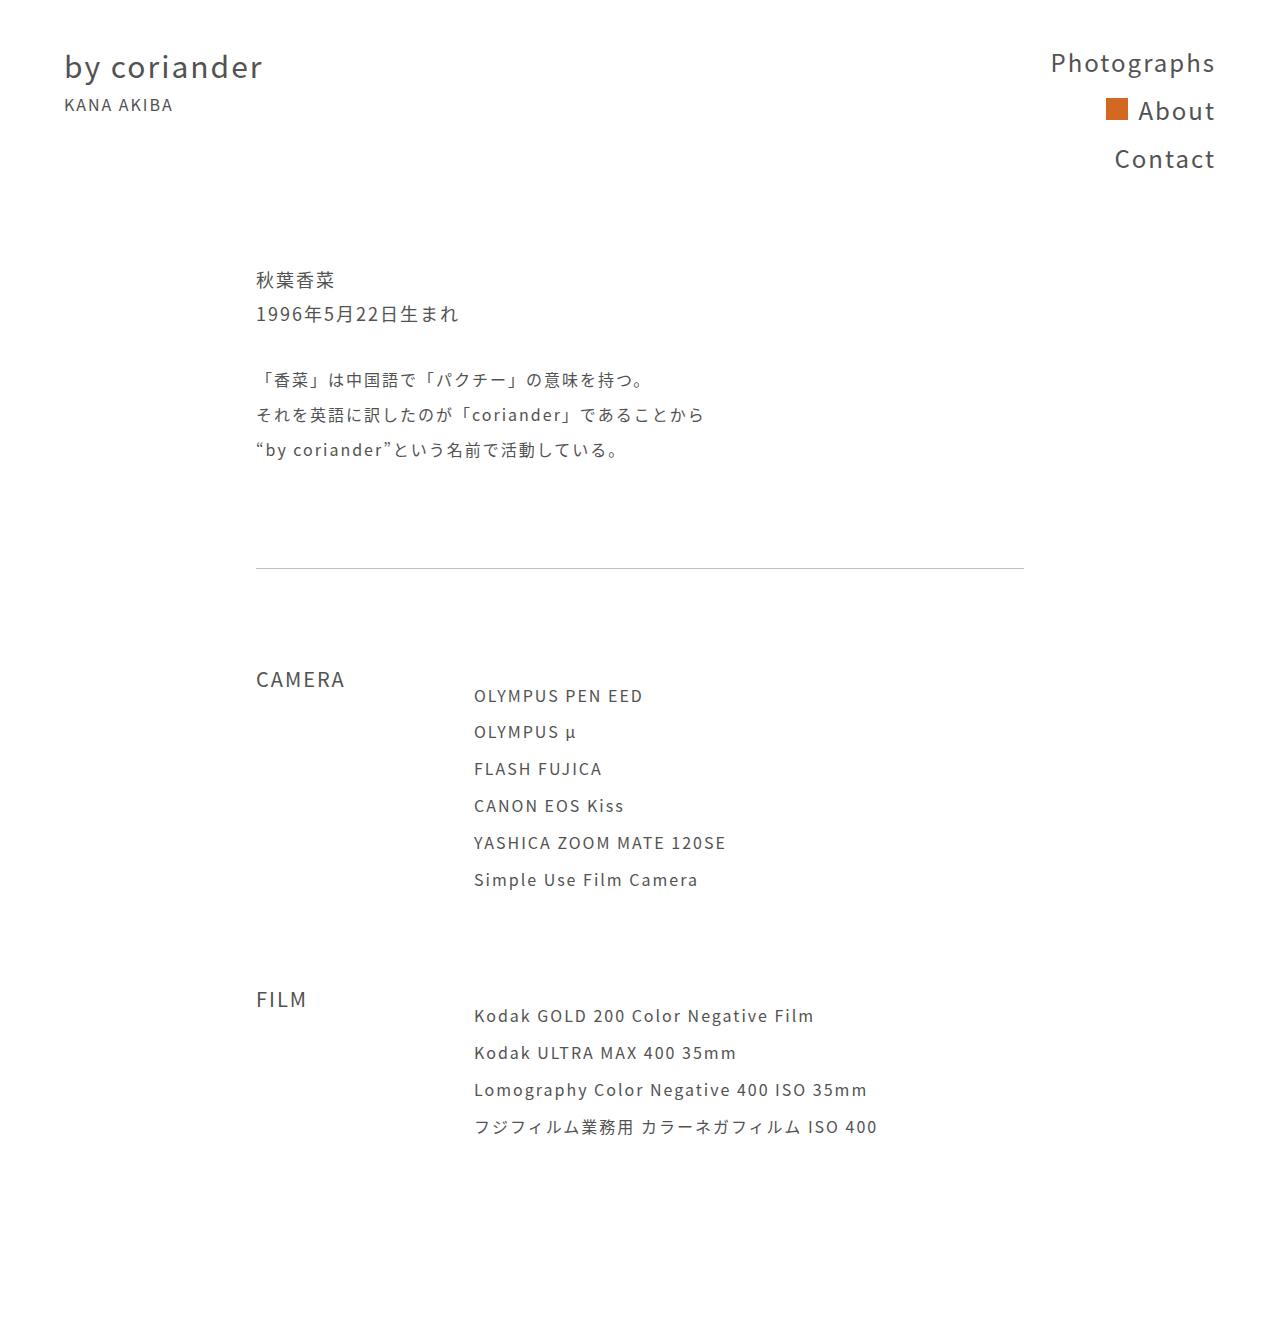
<file: about/index.html>
<!doctype html>
<html lang="ja">
<head>
	<meta charset="UTF-8">
	<meta http-equiv="X-UA-Compatible" content="IE=edge,chrome=1">
	<meta name="viewport" content="width=device-width, user-scalable=yes">
	<title>about</title>
	<link href="files/css/style.css" rel="stylesheet" type="text/css">
</head>
<body>
	<header class="header">
		<div class="header-area">
			<div class="header-sp-area">
				<div class="header-sp-title">
					<h1 class="header-title"><a href="../">by coriander</a></h1>
					<h2 class="header-subtitle">KANA AKIBA</h2>
				</div>
				<div class="hamburger-button">
					<div class="hamburger-line"></div>
					<div class="hamburger-line"></div>
					<div class="hamburger-line"></div>
				</div>
			</div>	
			<nav class="header-nav">
				<ul>
					<li><a href="../photographs/">Photographs</a></li>
					<li class="current"><a href="../about/">About</a></li>
					<li><a href="../contact">Contact</a></li>
				</ul>
			</nav>
		</div>
	</header>
	<div class="wrap">
		<section class="profile">
			<h1 class="profile-title">About</h1>
			<h2 class="profile-name">秋葉香菜</h2>
			<p class="profile-birthday">1996年5月22日生まれ</p>
			<p class="profile-text">「香菜」は中国語で「パクチー」の意味を持つ。<br>
				それを英語に訳したのが「coriander」であることから<br>
				“by coriander”という名前で活動している。
			</p>
		</section>
		<section class="about-camera">
			<h2 class="about-title">CAMERA</h2>
			<ul class="about-list">
				<li>OLYMPUS PEN EED</li>
				<li>OLYMPUS μ</li>
				<li>FLASH FUJICA</li>
				<li>CANON EOS Kiss</li>
				<li>YASHICA ZOOM MATE 120SE </li>
				<li>Simple Use Film Camera</li>
			</ul>
		</section>
		<section class="about-film">
			<h2 class="about-title">FILM</h2>
			<ul class="about-list">
				<li>Kodak GOLD 200 Color Negative Film</li>
				<li>Kodak ULTRA MAX 400 35mm</li>
				<li>Lomography Color Negative 400 ISO 35mm</li>
				<li>フジフィルム業務用 カラーネガフィルム ISO 400 </li>
			</ul>
		</section>
	</div>
	<script src="files/js/jquery-3.4.1.min.js"></script>
	<script src="files/js/script.js"></script>
</body>
</html>
</file>
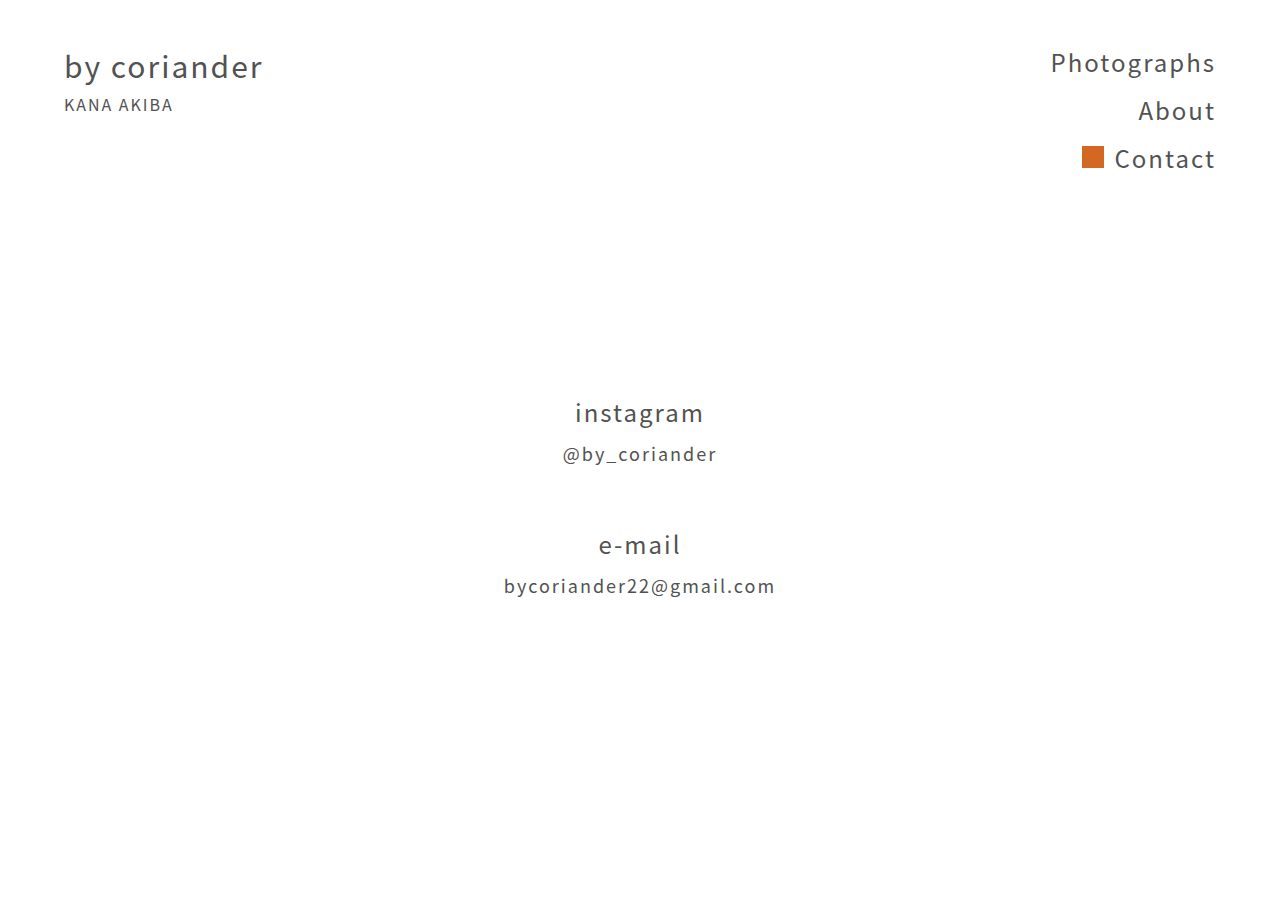
<file: contact/index.html>
<!doctype html>
<html lang="ja">
<head>
	<meta charset="UTF-8">
	<meta http-equiv="X-UA-Compatible" content="IE=edge,chrome=1">
	<meta name="viewport" content="width=device-width, user-scalable=yes">
	<title>contact</title>
	<link href="files/css/style.css" rel="stylesheet" type="text/css">
</head>
<body>
	<header class="header">
		<div class="header-area">
			<div class="header-sp-area">
				<div class="header-sp-title">
					<h1 class="header-title"><a href="../">by coriander</a></h1>
					<h2 class="header-subtitle">KANA AKIBA</h2>
				</div>
				<div class="hamburger-button">
					<div class="hamburger-line"></div>
					<div class="hamburger-line"></div>
					<div class="hamburger-line"></div>
				</div>
			</div>	
			<nav class="header-nav">
				<ul>
					<li><a href="../photographs/">Photographs</a></li>
					<li><a href="../about/">About</a></li>
					<li class="current"><a href="../contact/">Contact</a></li>
				</ul>
			</nav>
		</div>
	</header>
	<section class="contact">
		<h1 class="contact-title">Contact</h1>
	</section>
	<section class="contact-instagram">
		<h2 class="contact-sns-title">instagram</h2>
		<p class="contact-text">@by_coriander</p>
	</section>
	<section class="contact-email">
		<h2 class="contact-sns-title">e-mail</h2>
		<p class="contact-text">bycoriander22@gmail.com</p>
	</section>
	<script src="files/js/jquery-3.4.1.min.js"></script>
	<script src="files/js/script.js"></script>
</body>
</html>
</file>
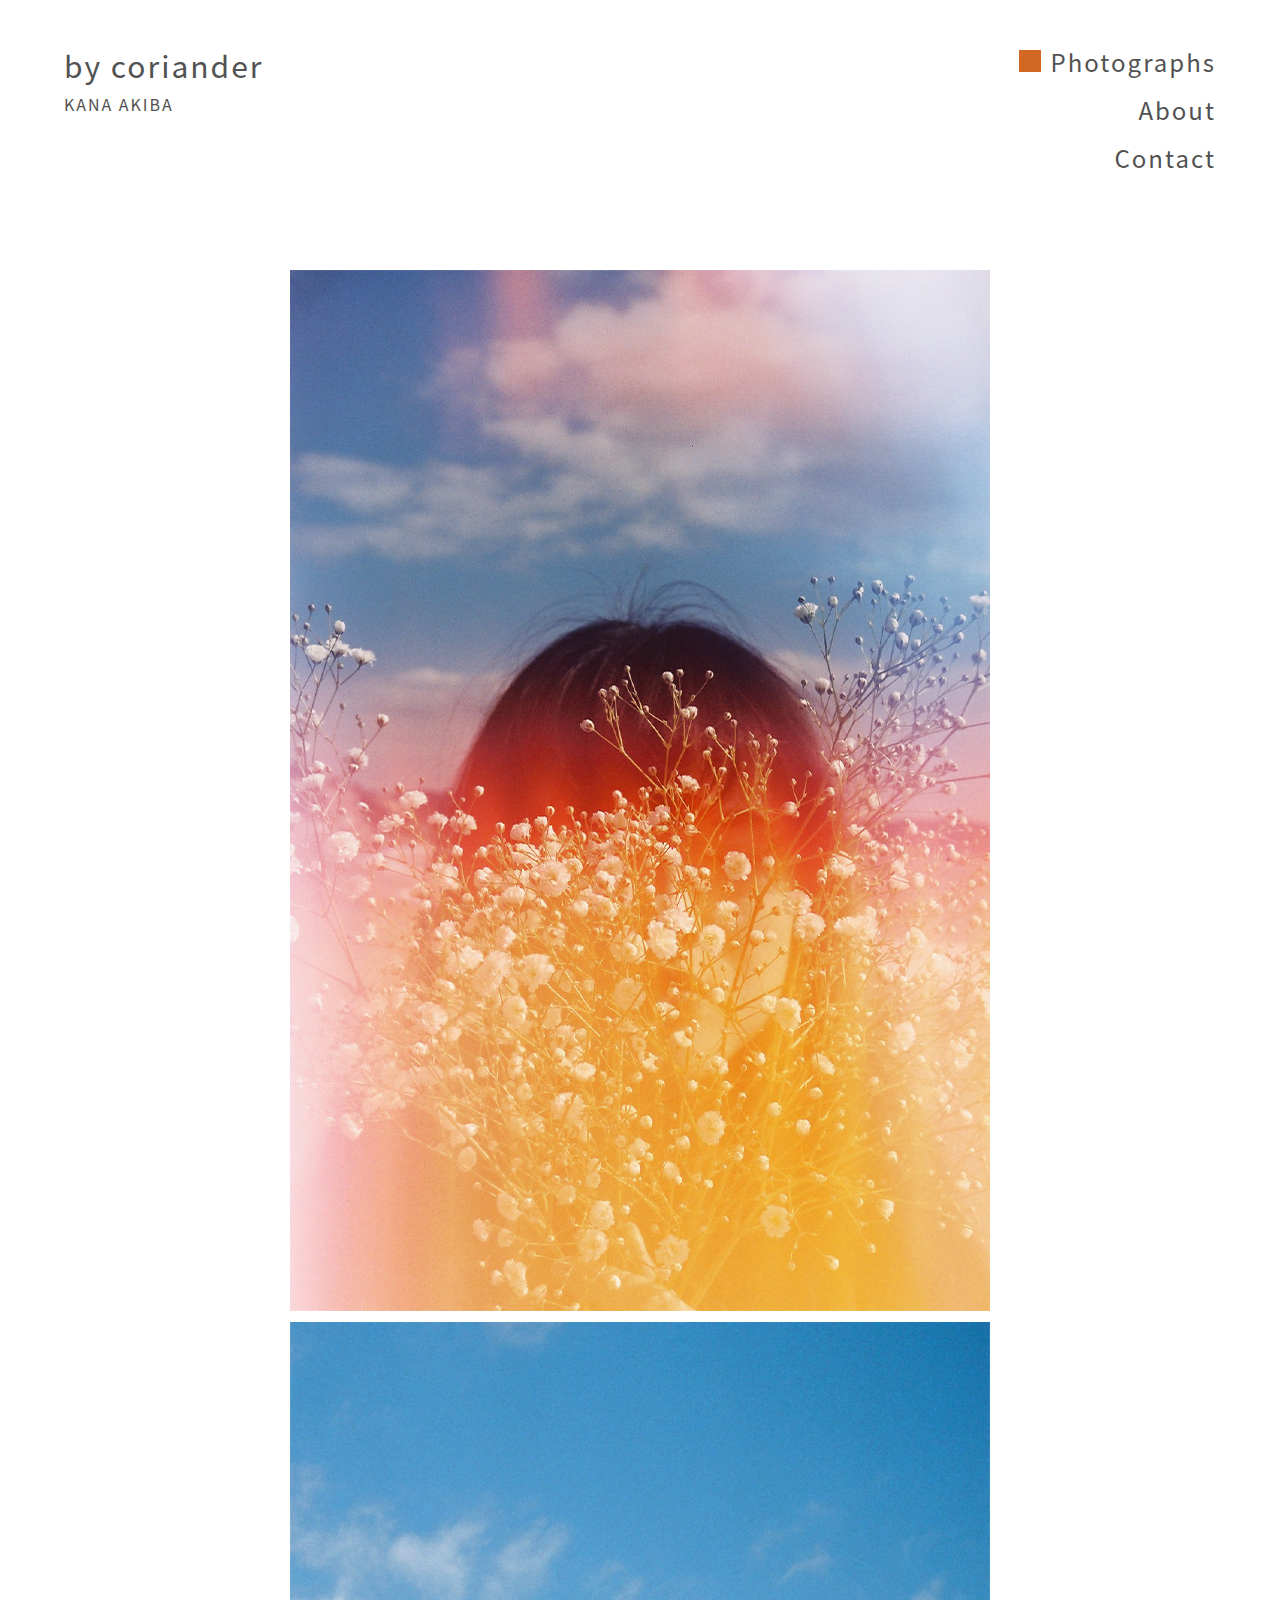
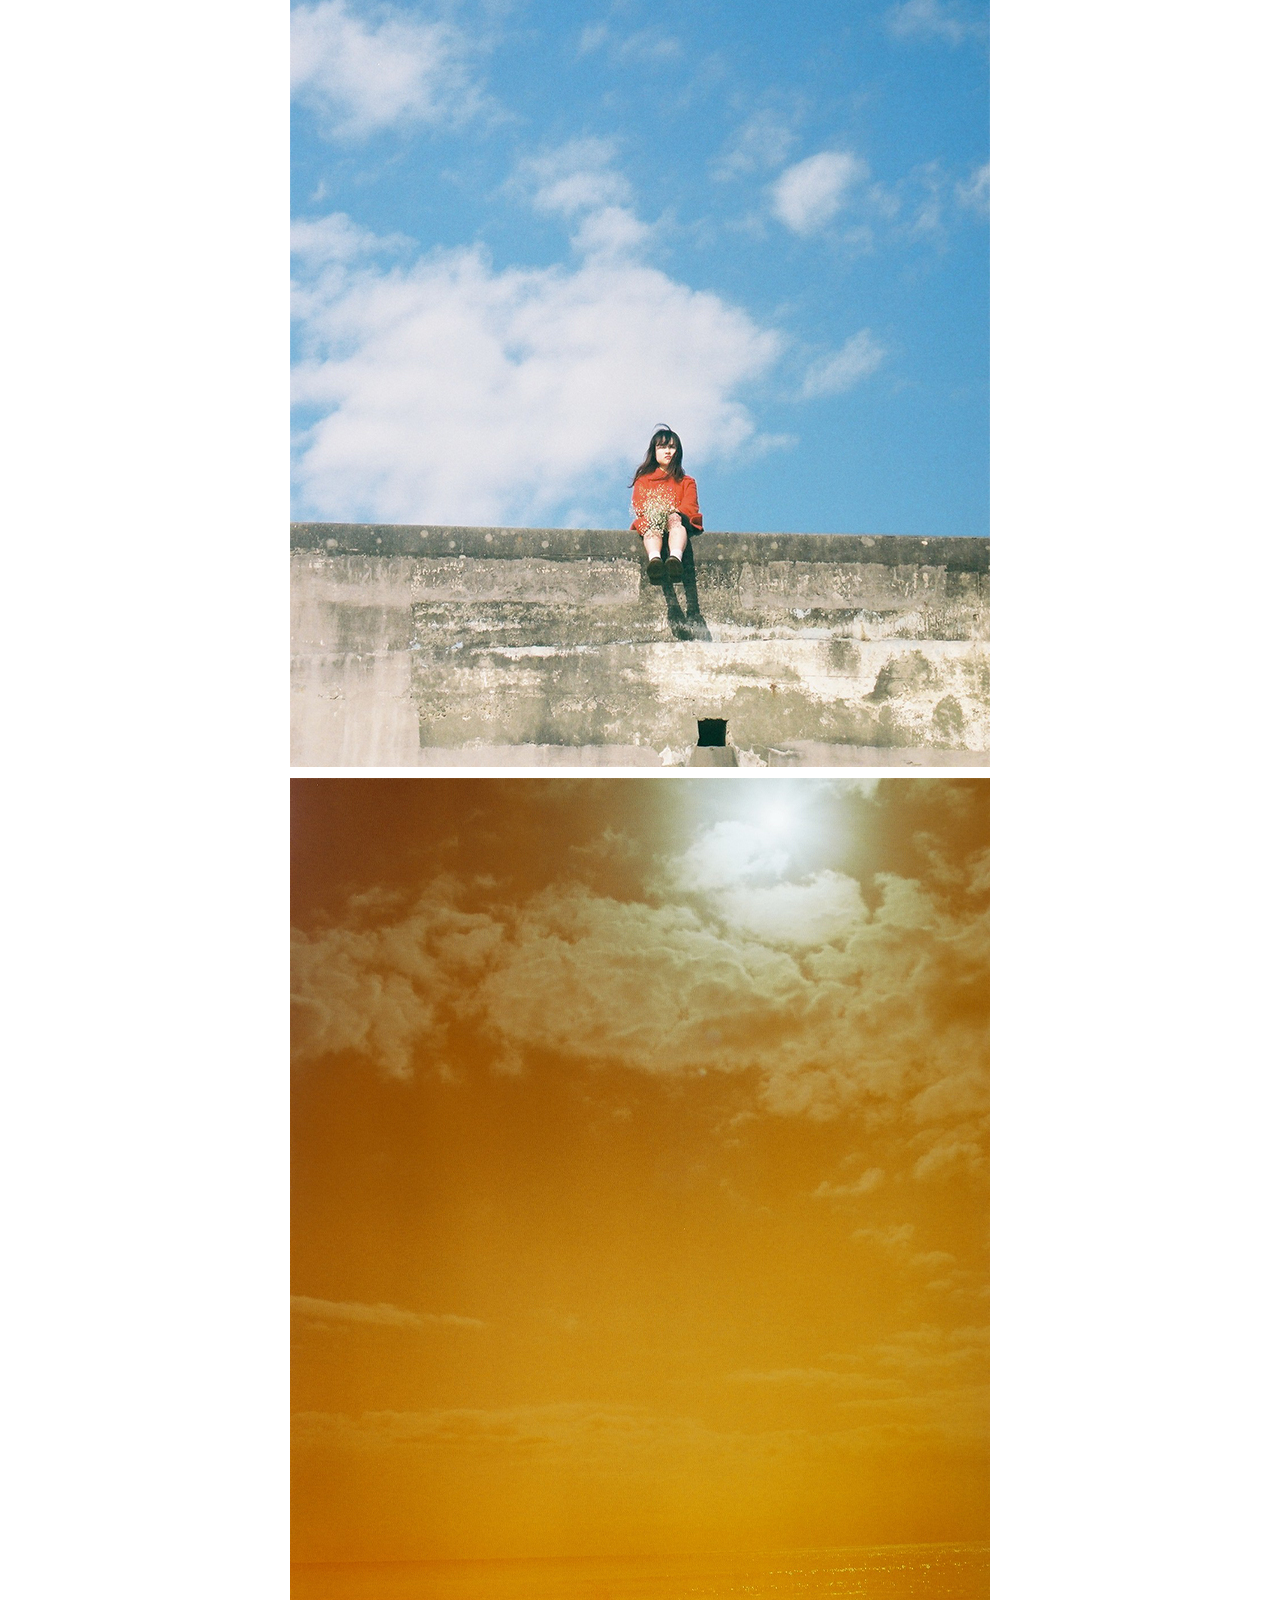
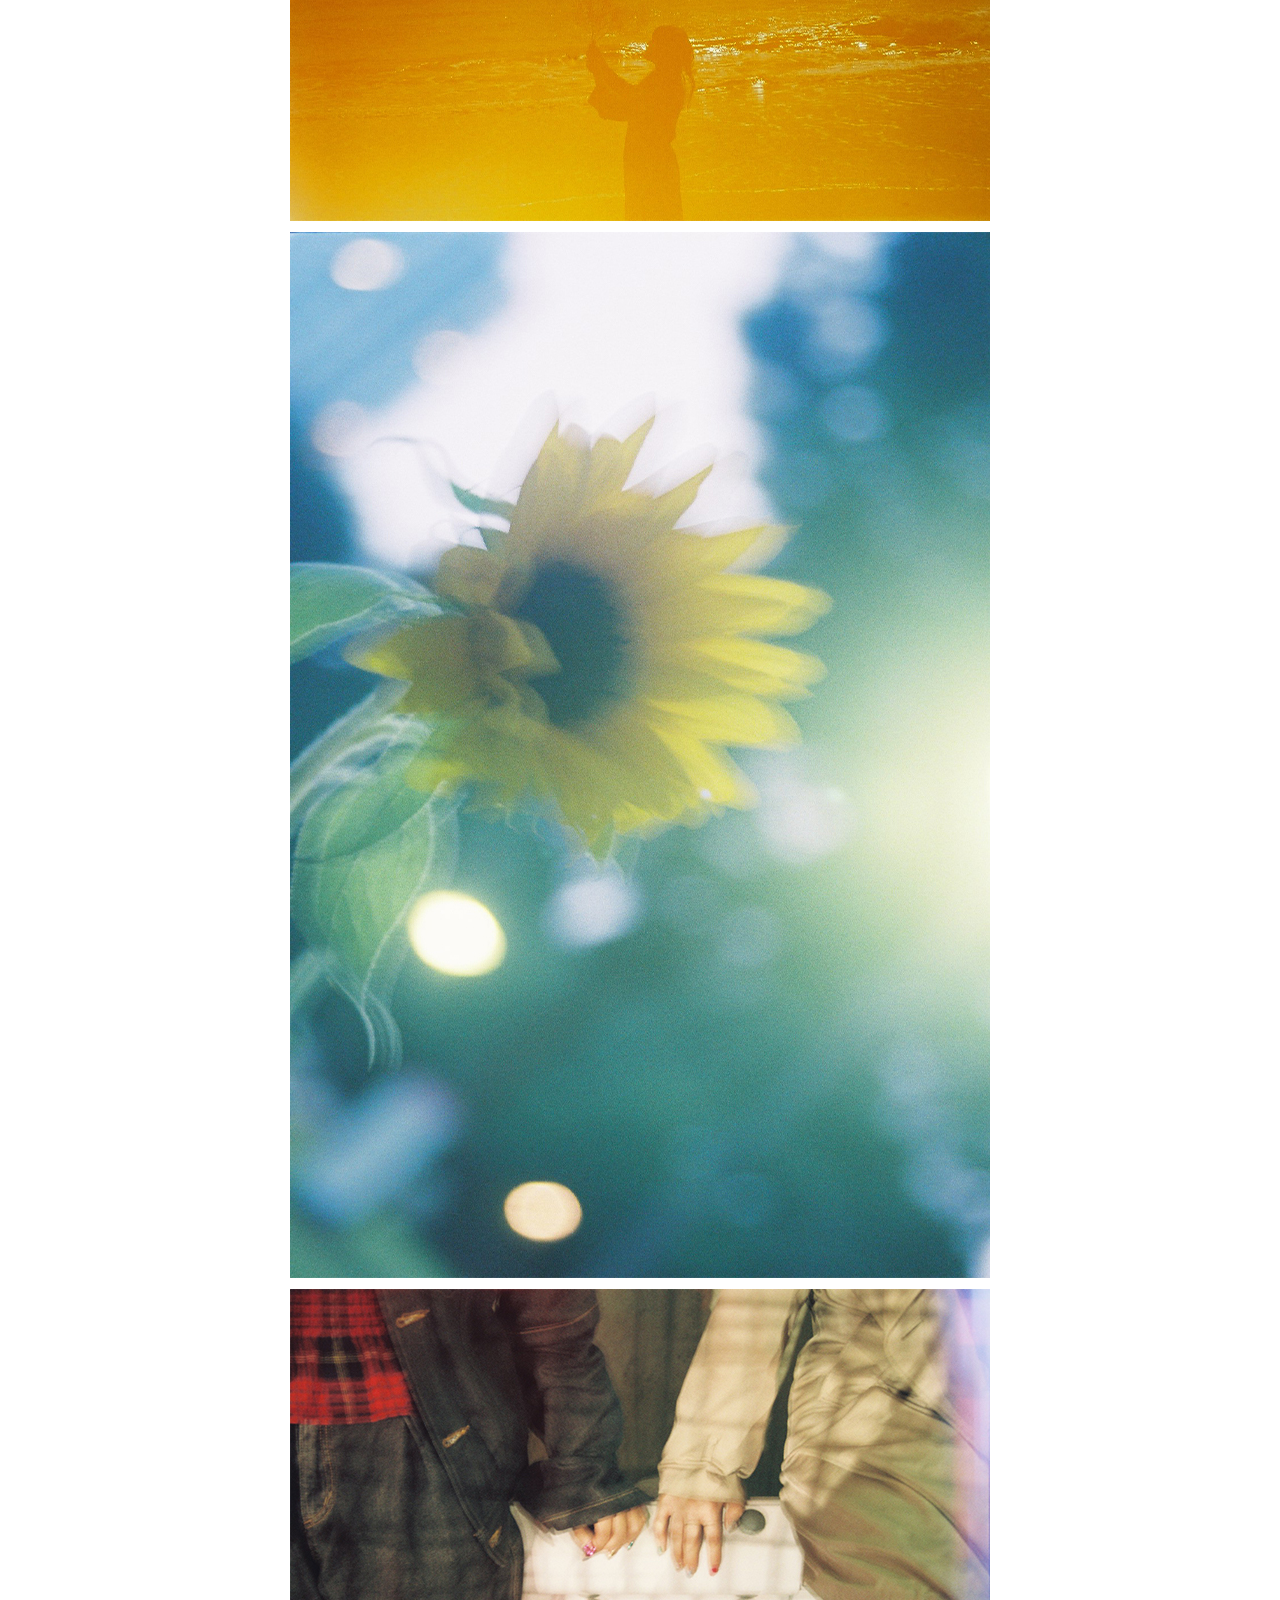
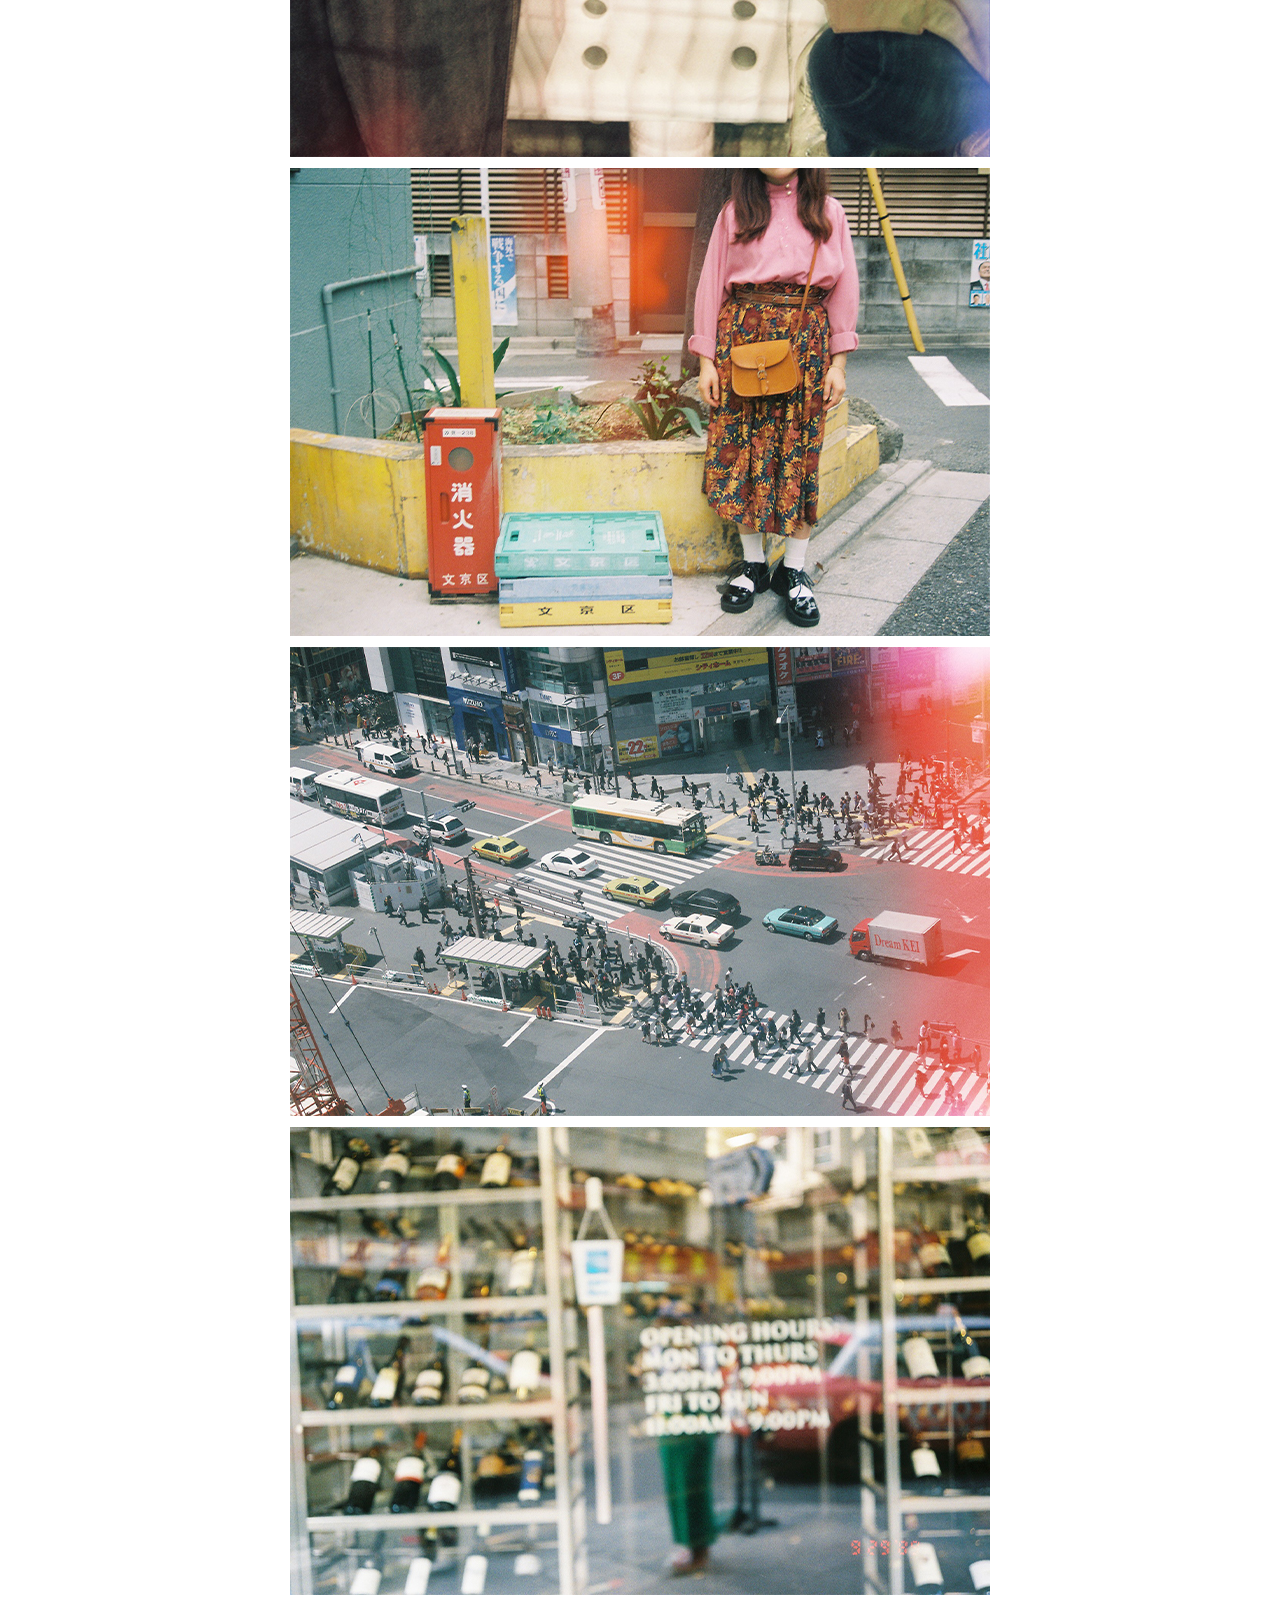
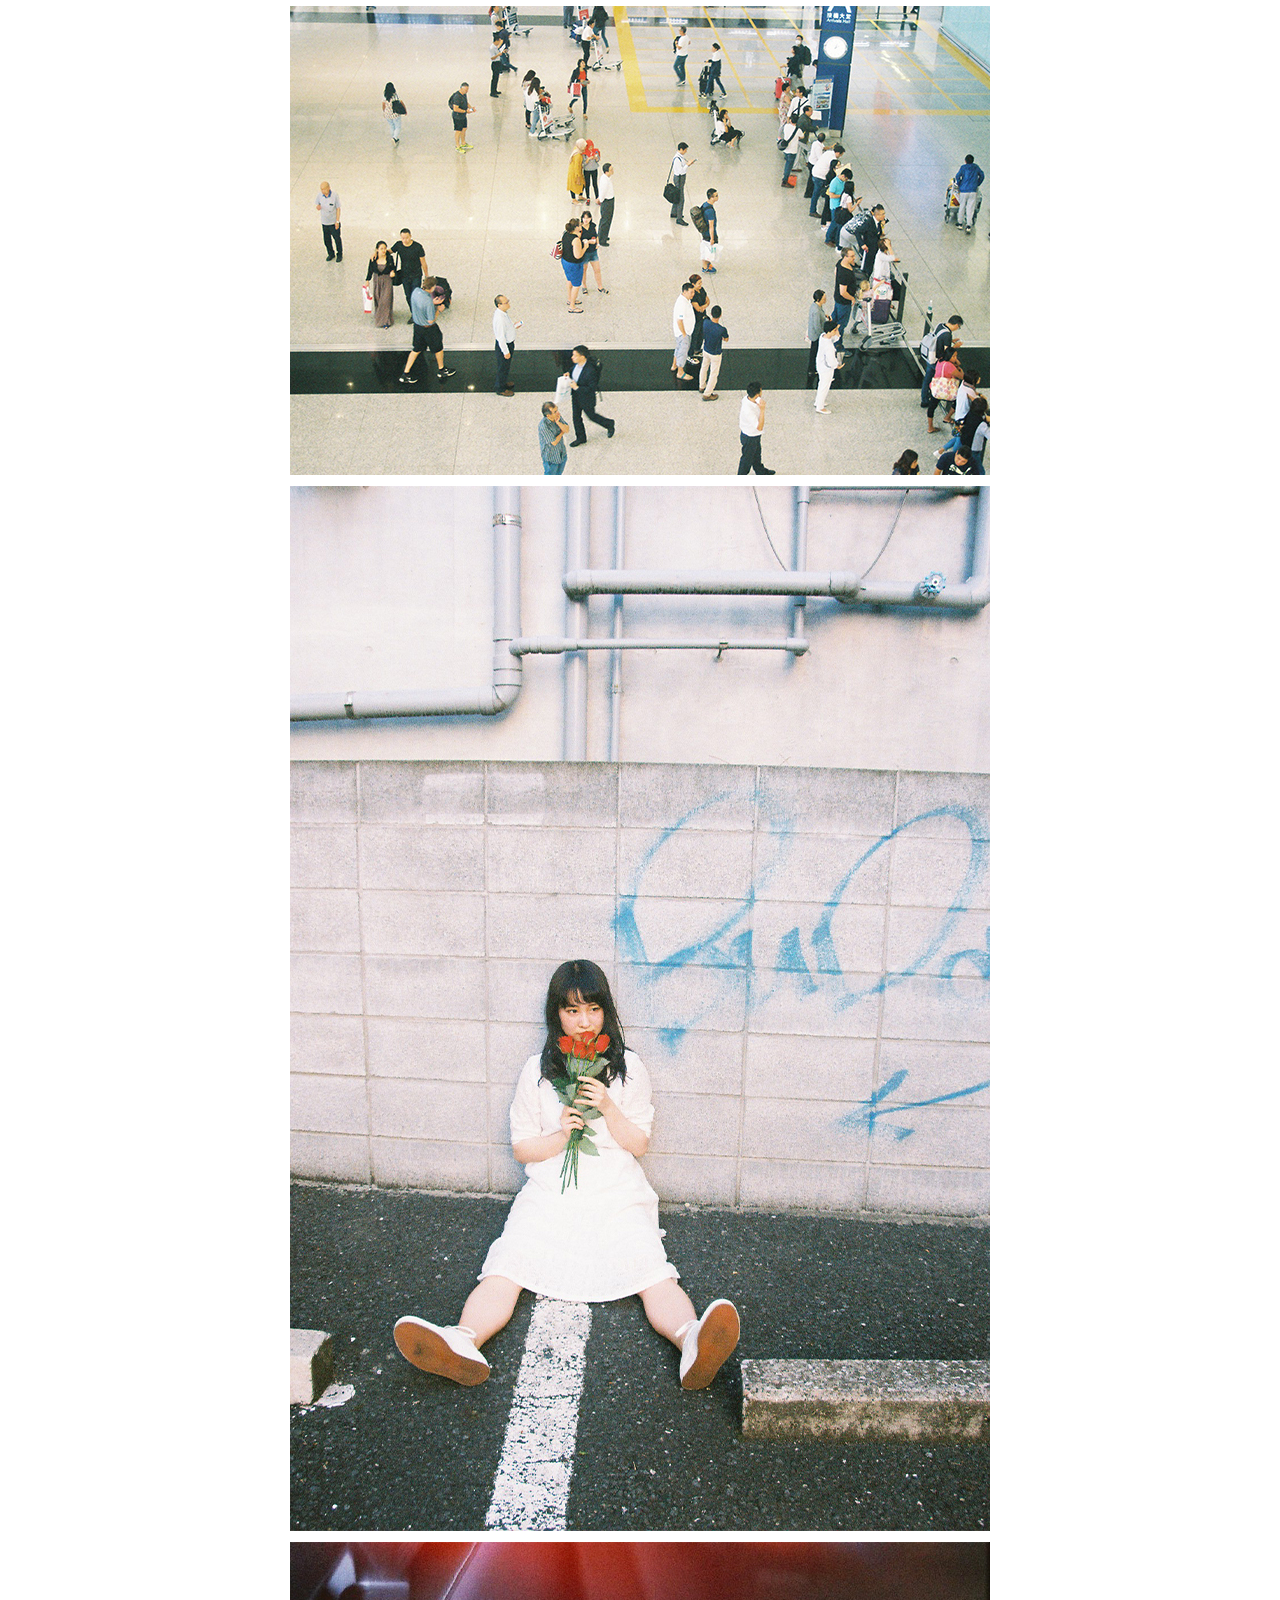
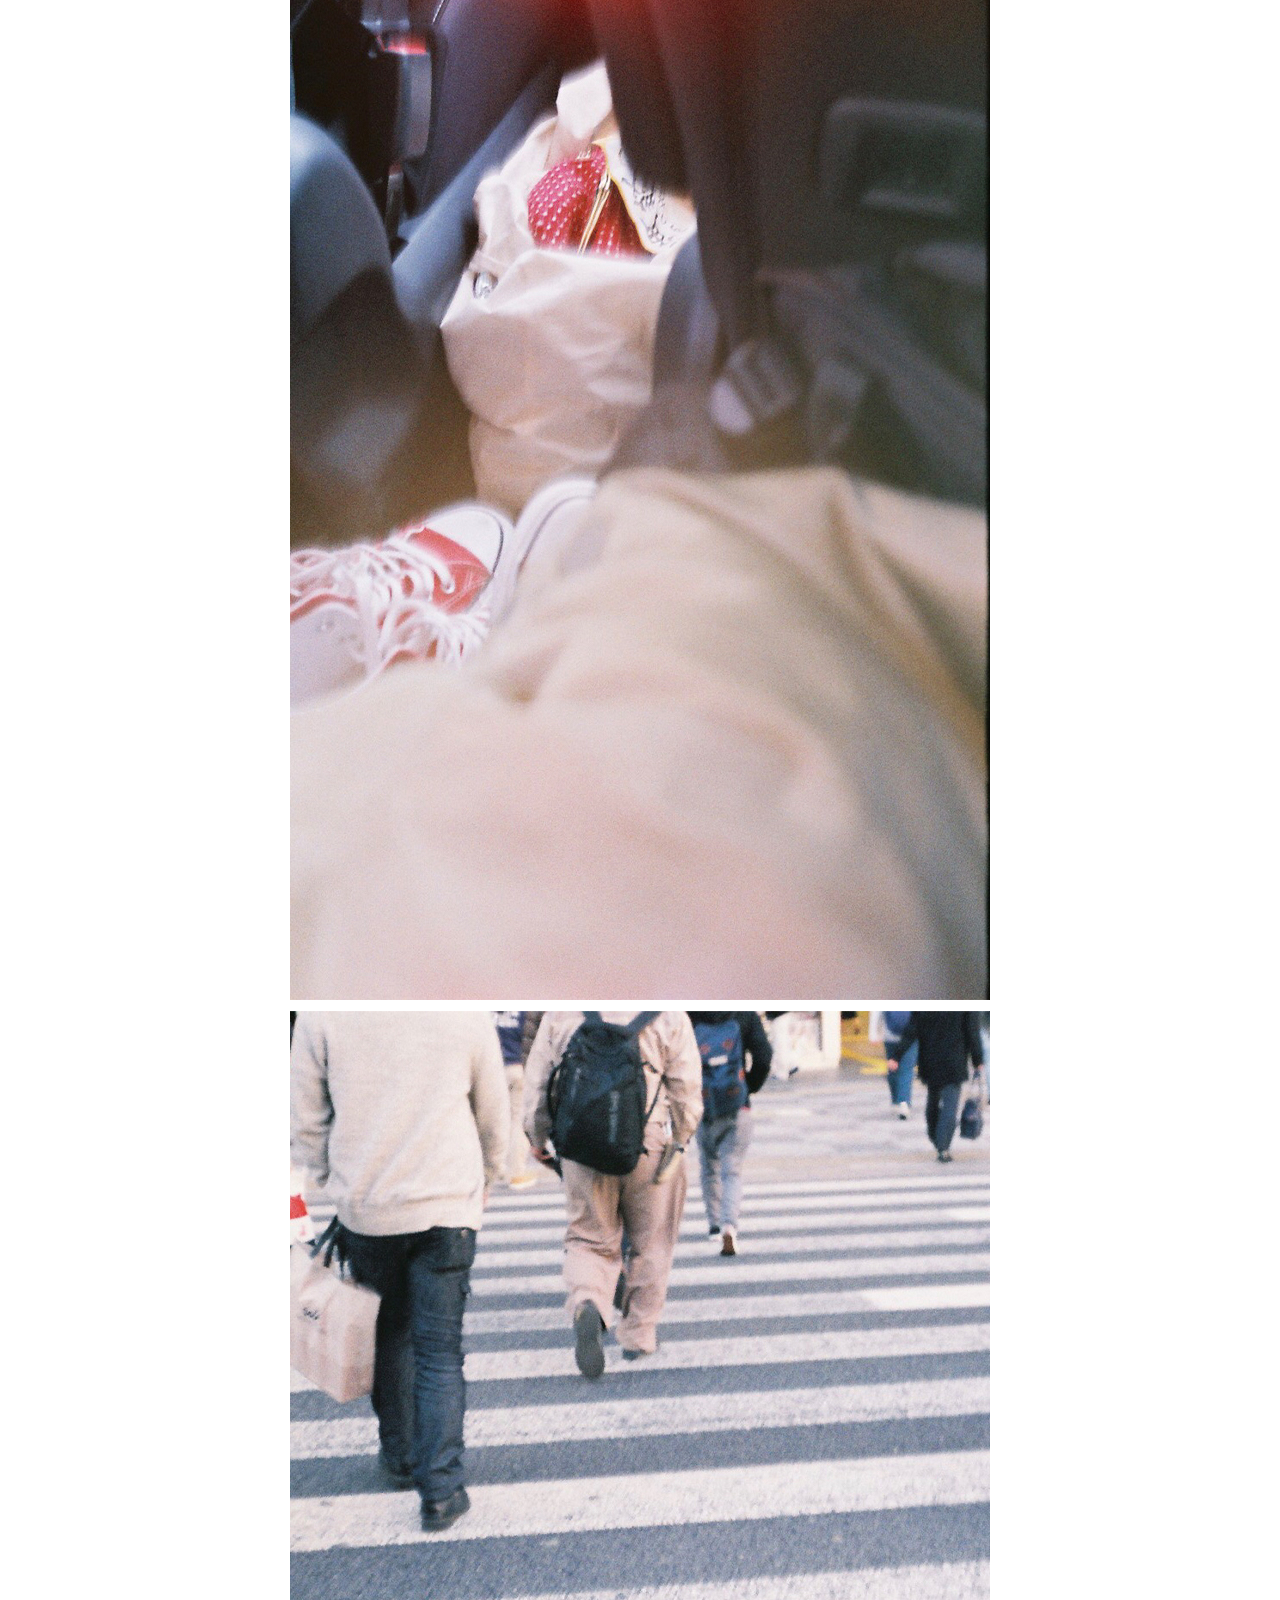
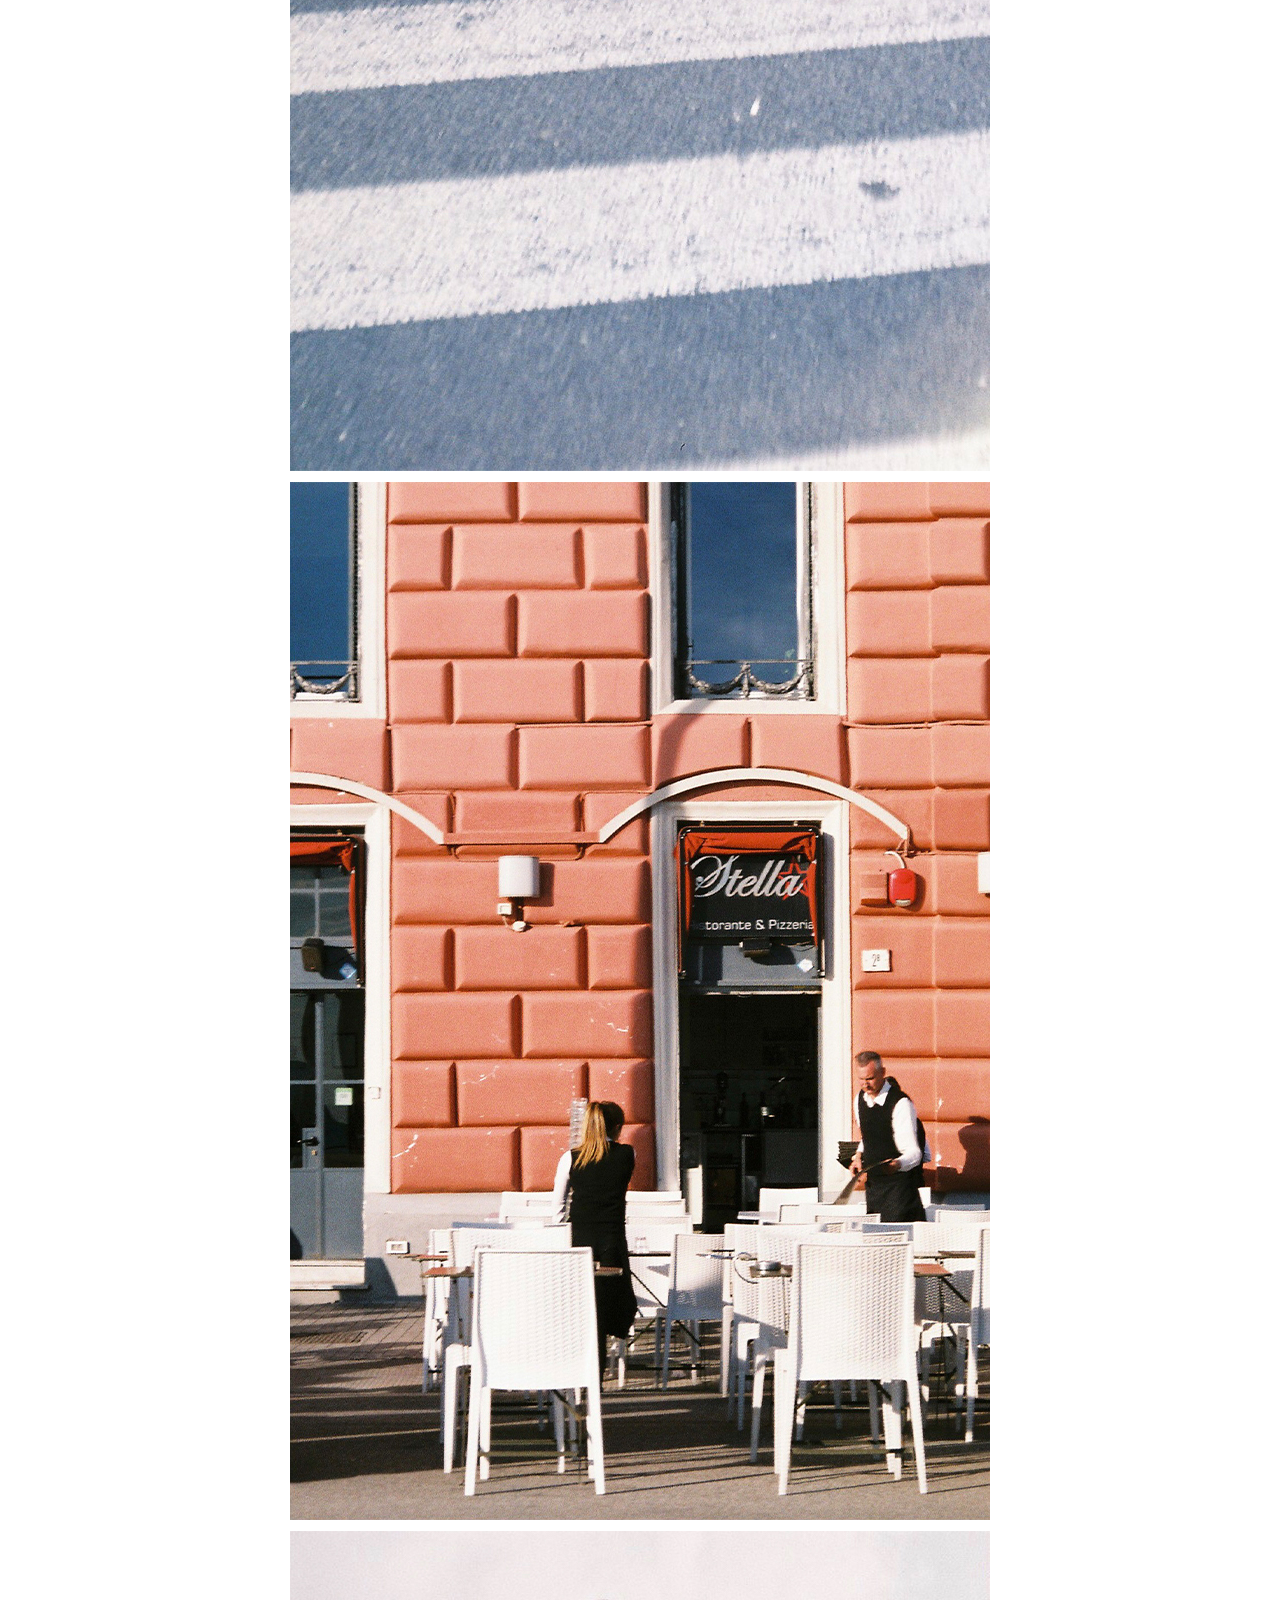
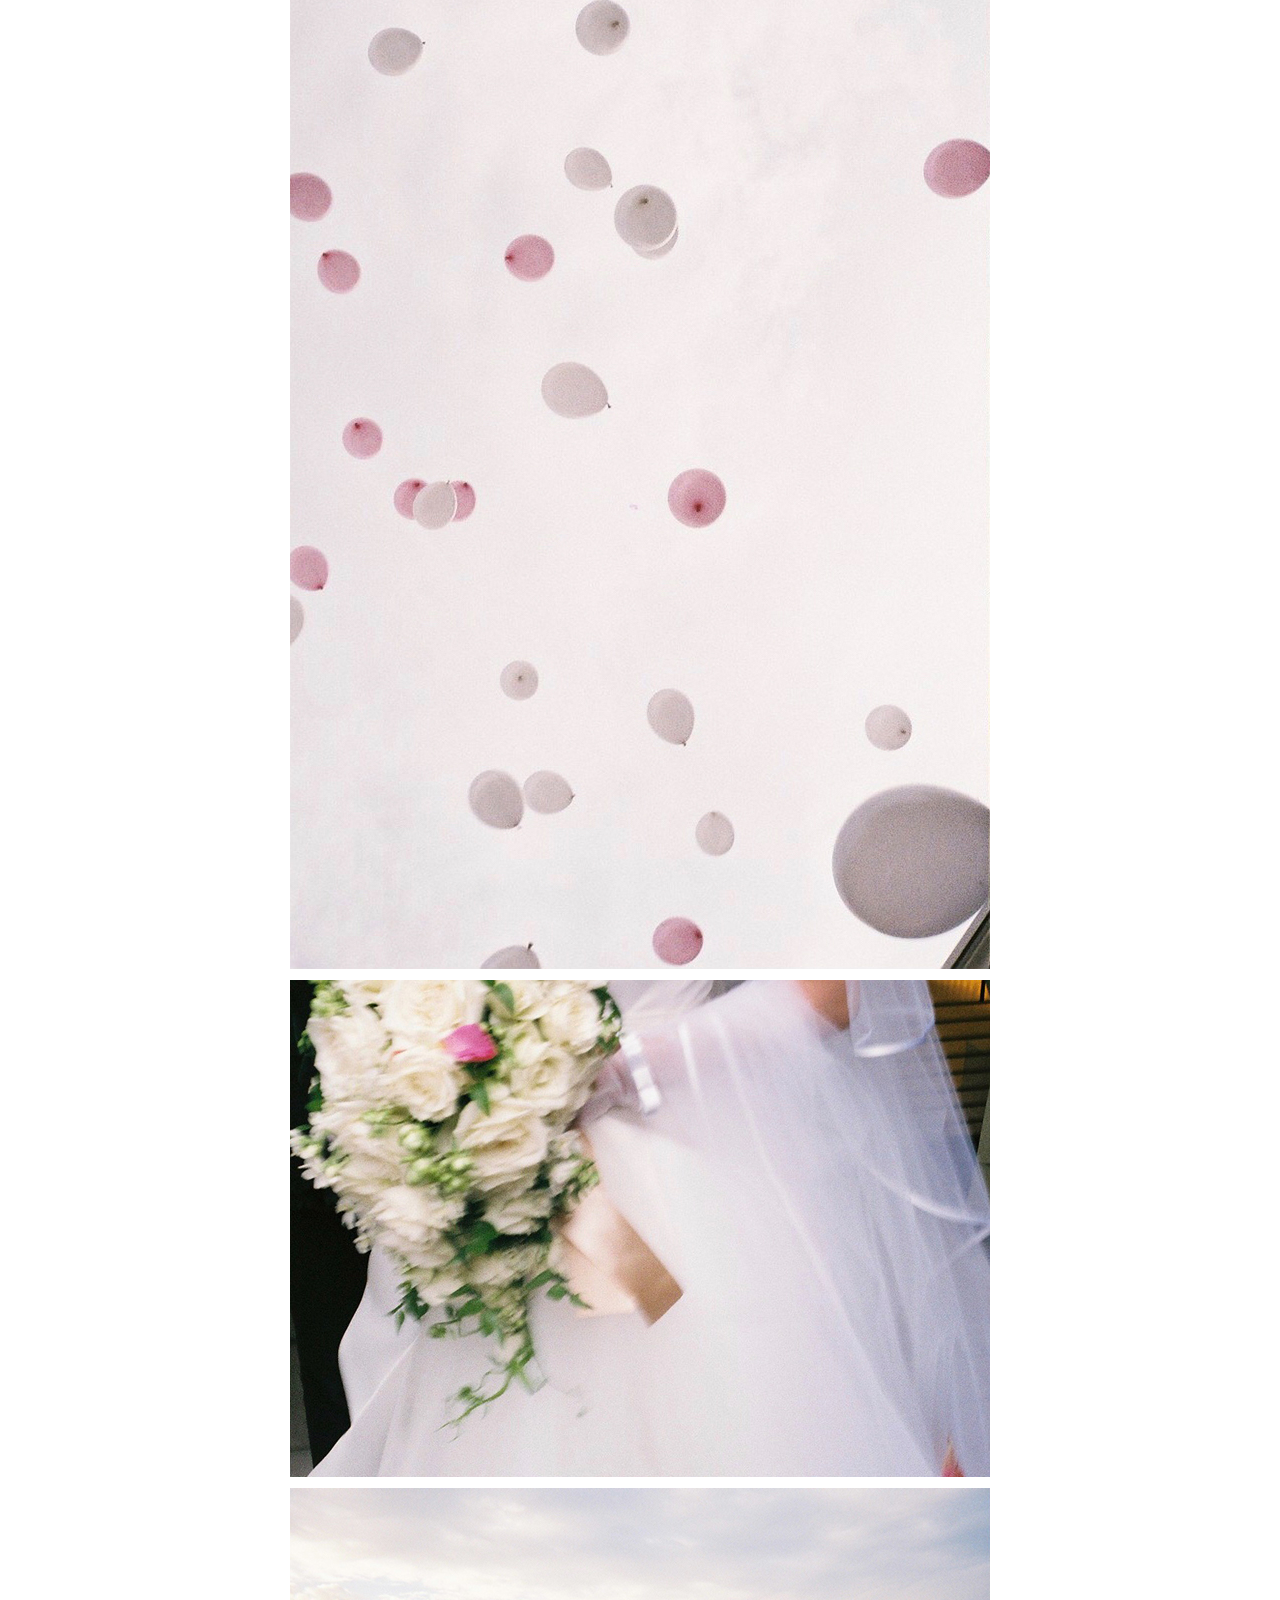
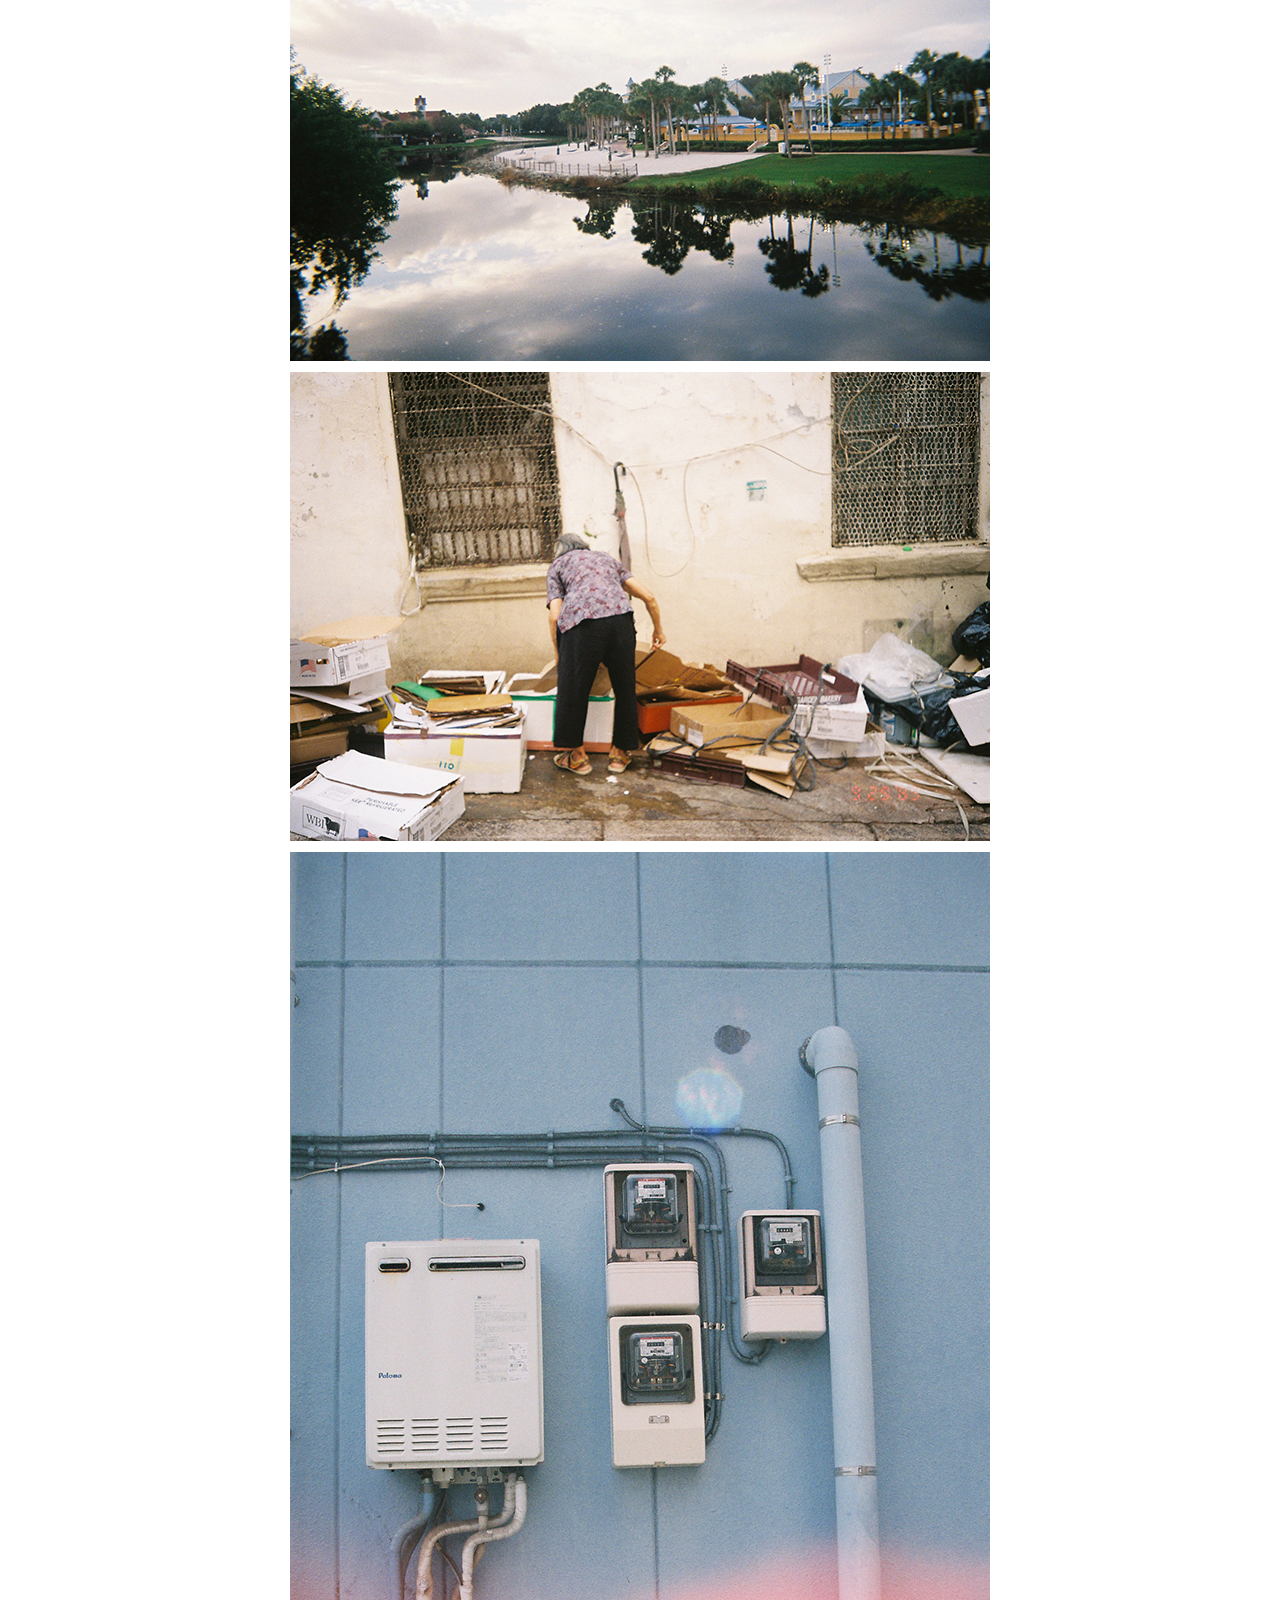
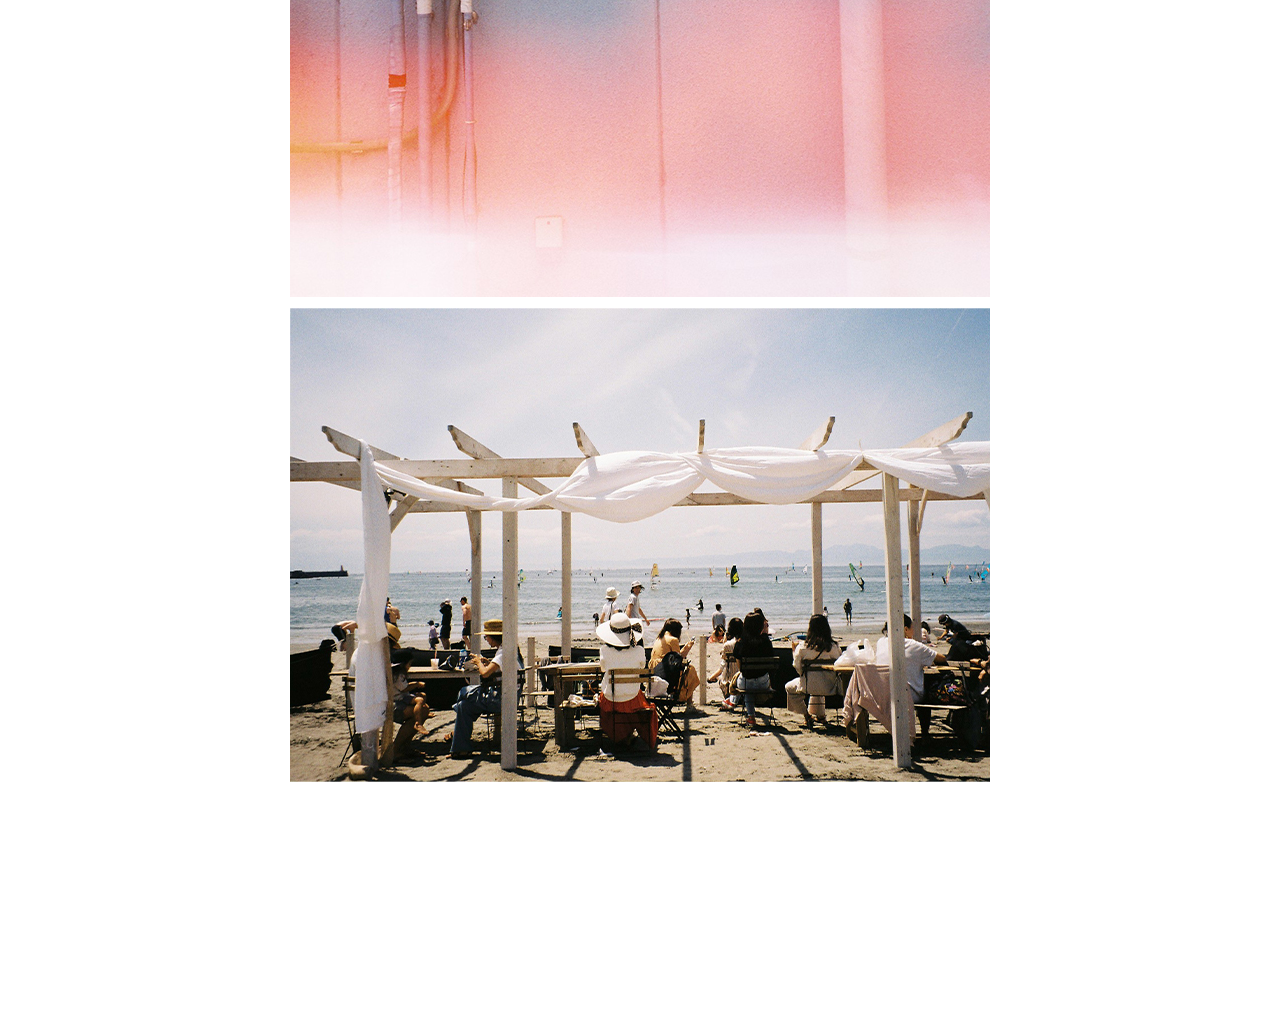
<file: photographs/index.html>
<!doctype html>
<html lang="ja">
<head>
	<meta charset="UTF-8">
	<meta http-equiv="X-UA-Compatible" content="IE=edge,chrome=1">
	<meta name="viewport" content="width=device-width, user-scalable=yes">
	<title>Photographs</title>
	<link href="files/css/style.css" rel="stylesheet" type="text/css">
</head>
<body>
	<div id="all">
		<header class="header">
			<div class="header-area">
				<div class="header-sp-area">
					<div class="header-sp-title">
						<h1 class="header-title"><a href="../">by coriander</a></h1>
						<h2 class="header-subtitle">KANA AKIBA</h2>
					</div>
					<div class="hamburger-button">
						<div class="hamburger-line"></div>
						<div class="hamburger-line"></div>
						<div class="hamburger-line"></div>
					</div>
				</div>	
				<nav class="header-nav">
					<ul>
						<li class="current"><a href="./">Photographs</a></li>
						<li><a href="../about/">About</a></li>
						<li><a href="../contact/">Contact</a></li>
					</ul>
				</nav>
			</div>
		</header>
		<section class="photographs">
			<div class="wrap">
				<h2 class="photographs-title">Photographs</h2>
				<ul class="photographs-images">
					<li><img src="files/img/image01.jpg"></li>
					<li><img src="files/img/image02.jpg"></li>
					<li><img src="files/img/image03.jpg"></li>
					<li><img src="files/img/image04.jpg"></li>
					<li><img src="files/img/image05.jpg"></li>
					<li><img src="files/img/image06.jpg"></li>
					<li><img src="files/img/image07.jpg"></li>
					<li><img src="files/img/image08.jpg"></li>
					<li><img src="files/img/image09.jpg"></li>
					<li><img src="files/img/image10.jpg"></li>
					<li><img src="files/img/image11.jpg"></li>
					<li><img src="files/img/image12.jpg"></li>
					<li><img src="files/img/image13.jpg"></li>
					<li><img src="files/img/image14.jpg"></li>
					<li><img src="files/img/image15.jpg"></li>
					<li><img src="files/img/image16.jpg"></li>
					<li><img src="files/img/image17.jpg"></li>
					<li><img src="files/img/image18.jpg"></li>
					<li><img src="files/img/image19.jpg"></li>
				</ul>
			</div>
			<div class="pagetop">
				<a href="#all"><img src="files/img/pagetop.png"></a>
			</div>
		</section>
	</div>
	<script src="files/js/jquery-3.4.1.min.js"></script>
	<script src="files/js/script.js"></script>
</body>
</html>
</file>
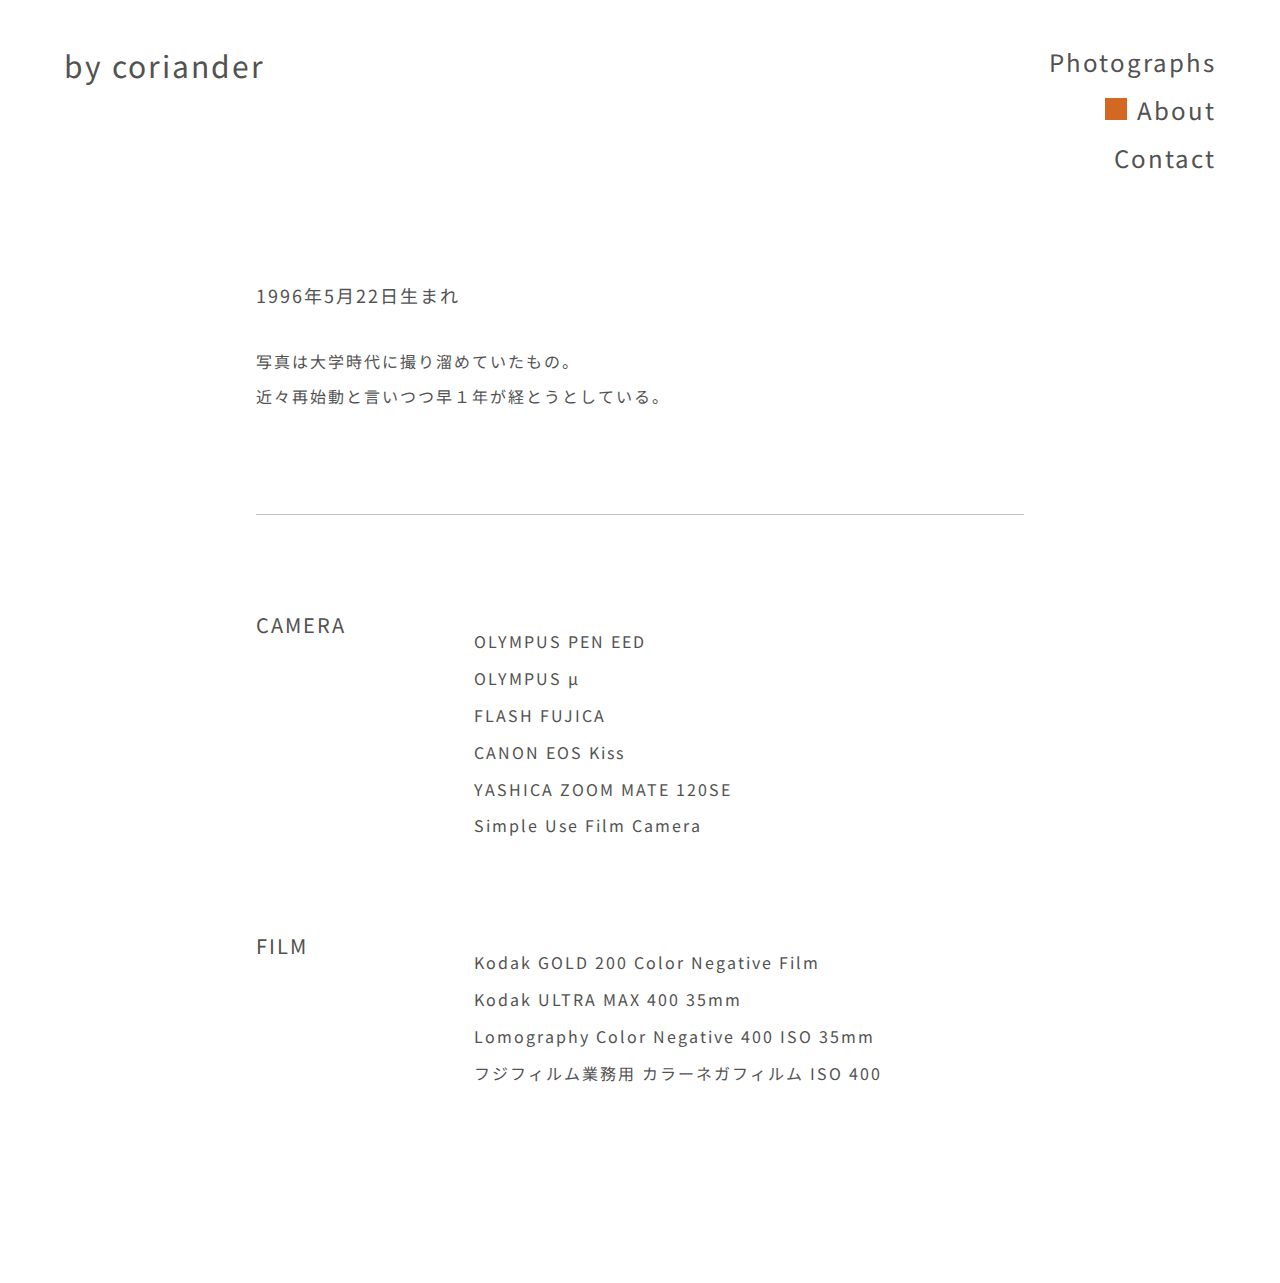
<file: public/about/index.html>
<!doctype html>
<html lang="ja">
<head>
	<meta charset="UTF-8">
	<meta http-equiv="X-UA-Compatible" content="IE=edge,chrome=1">
	<meta name="viewport" content="width=device-width, user-scalable=yes">
	<title>about</title>
	<link href="https://fonts.googleapis.com/css?family=Noto+Sans+JP:400,700&display=swap&subset=japanese" rel="stylesheet">
	<link href="files/css/style.css" rel="stylesheet" type="text/css">
</head>
<body>
	<header class="header">
		<div class="header-area">
			<div class="header-sp-area">
				<div class="header-sp-title">
					<h1 class="header-title"><a href="../">by coriander</a></h1>
				</div>
			</div>	
			<div class="hamburger-button">
				<div class="hamburger-line"></div>
				<div class="hamburger-line"></div>
			</div>
			<nav class="header-nav">
				<ul>
					<li><a href="../photographs/">Photographs</a></li>
					<li class="current"><a href="../about/">About</a></li>
					<li><a href="../contact">Contact</a></li>
				</ul>
			</nav>
		</div>
	</header>
	<div class="wrap">
		<section class="profile">
			<h1 class="profile-title">About</h1>
			<p class="profile-birthday">1996年5月22日生まれ</p>
			<p class="profile-text">写真は大学時代に撮り溜めていたもの。<br>近々再始動と言いつつ早１年が経とうとしている。</p>
		</section>
		<section class="about-camera">
			<h2 class="about-title">CAMERA</h2>
			<ul class="about-list">
				<li>OLYMPUS PEN EED</li>
				<li>OLYMPUS μ</li>
				<li>FLASH FUJICA</li>
				<li>CANON EOS Kiss</li>
				<li>YASHICA ZOOM MATE 120SE </li>
				<li>Simple Use Film Camera</li>
			</ul>
		</section>
		<section class="about-film">
			<h2 class="about-title">FILM</h2>
			<ul class="about-list">
				<li>Kodak GOLD 200 Color Negative Film</li>
				<li>Kodak ULTRA MAX 400 35mm</li>
				<li>Lomography Color Negative 400 ISO 35mm</li>
				<li>フジフィルム業務用 カラーネガフィルム ISO 400 </li>
			</ul>
		</section>
	</div>
	<script src="files/js/jquery-3.4.1.min.js"></script>
	<script src="files/js/script.js"></script>
</body>
</html>
</file>
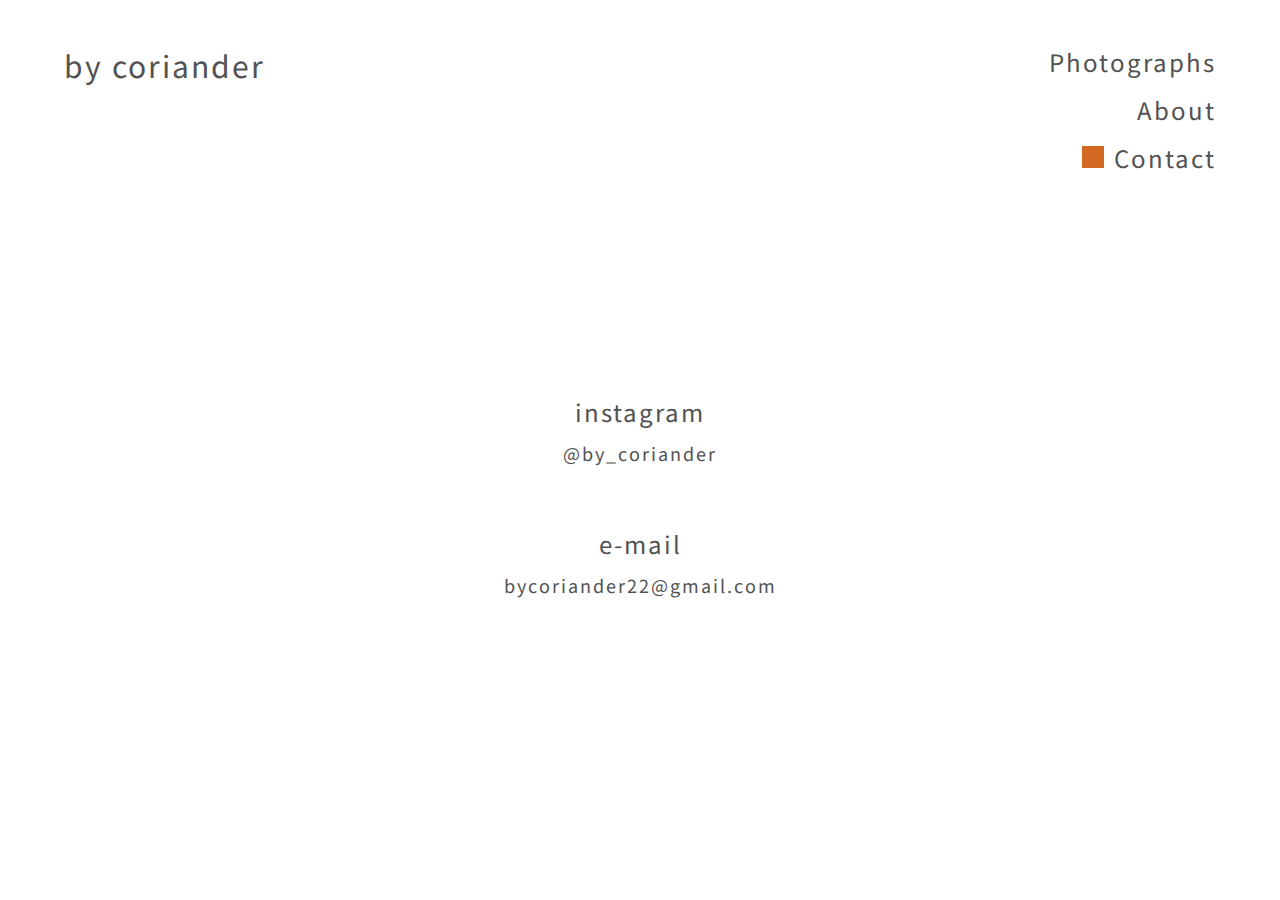
<file: public/contact/index.html>
<!doctype html>
<html lang="ja">
<head>
	<meta charset="UTF-8">
	<meta http-equiv="X-UA-Compatible" content="IE=edge,chrome=1">
	<meta name="viewport" content="width=device-width, user-scalable=yes">
	<title>contact</title>
	<link href="https://fonts.googleapis.com/css?family=Noto+Sans+JP:400,700&display=swap&subset=japanese" rel="stylesheet">
	<link href="files/css/style.css" rel="stylesheet" type="text/css">
</head>
<body>
	<header class="header">
		<div class="header-area">
			<div class="header-sp-area">
				<div class="header-sp-title">
					<h1 class="header-title"><a href="../">by coriander</a></h1>
				</div>
			</div>	
			<div class="hamburger-button">
				<div class="hamburger-line"></div>
				<div class="hamburger-line"></div>
			</div>
			<nav class="header-nav">
				<ul>
					<li><a href="../photographs/">Photographs</a></li>
					<li><a href="../about/">About</a></li>
					<li class="current"><a href="../contact/">Contact</a></li>
				</ul>
			</nav>
		</div>
	</header>
	<section class="contact">
		<h1 class="contact-title">Contact</h1>
	</section>
	<section class="contact-instagram">
		<h2 class="contact-sns-title">instagram</h2>
		<p class="contact-text">@by_coriander</p>
	</section>
	<section class="contact-email">
		<h2 class="contact-sns-title">e-mail</h2>
		<p class="contact-text">bycoriander22@gmail.com</p>
	</section>
	<script src="files/js/jquery-3.4.1.min.js"></script>
	<script src="files/js/script.js"></script>
</body>
</html>
</file>
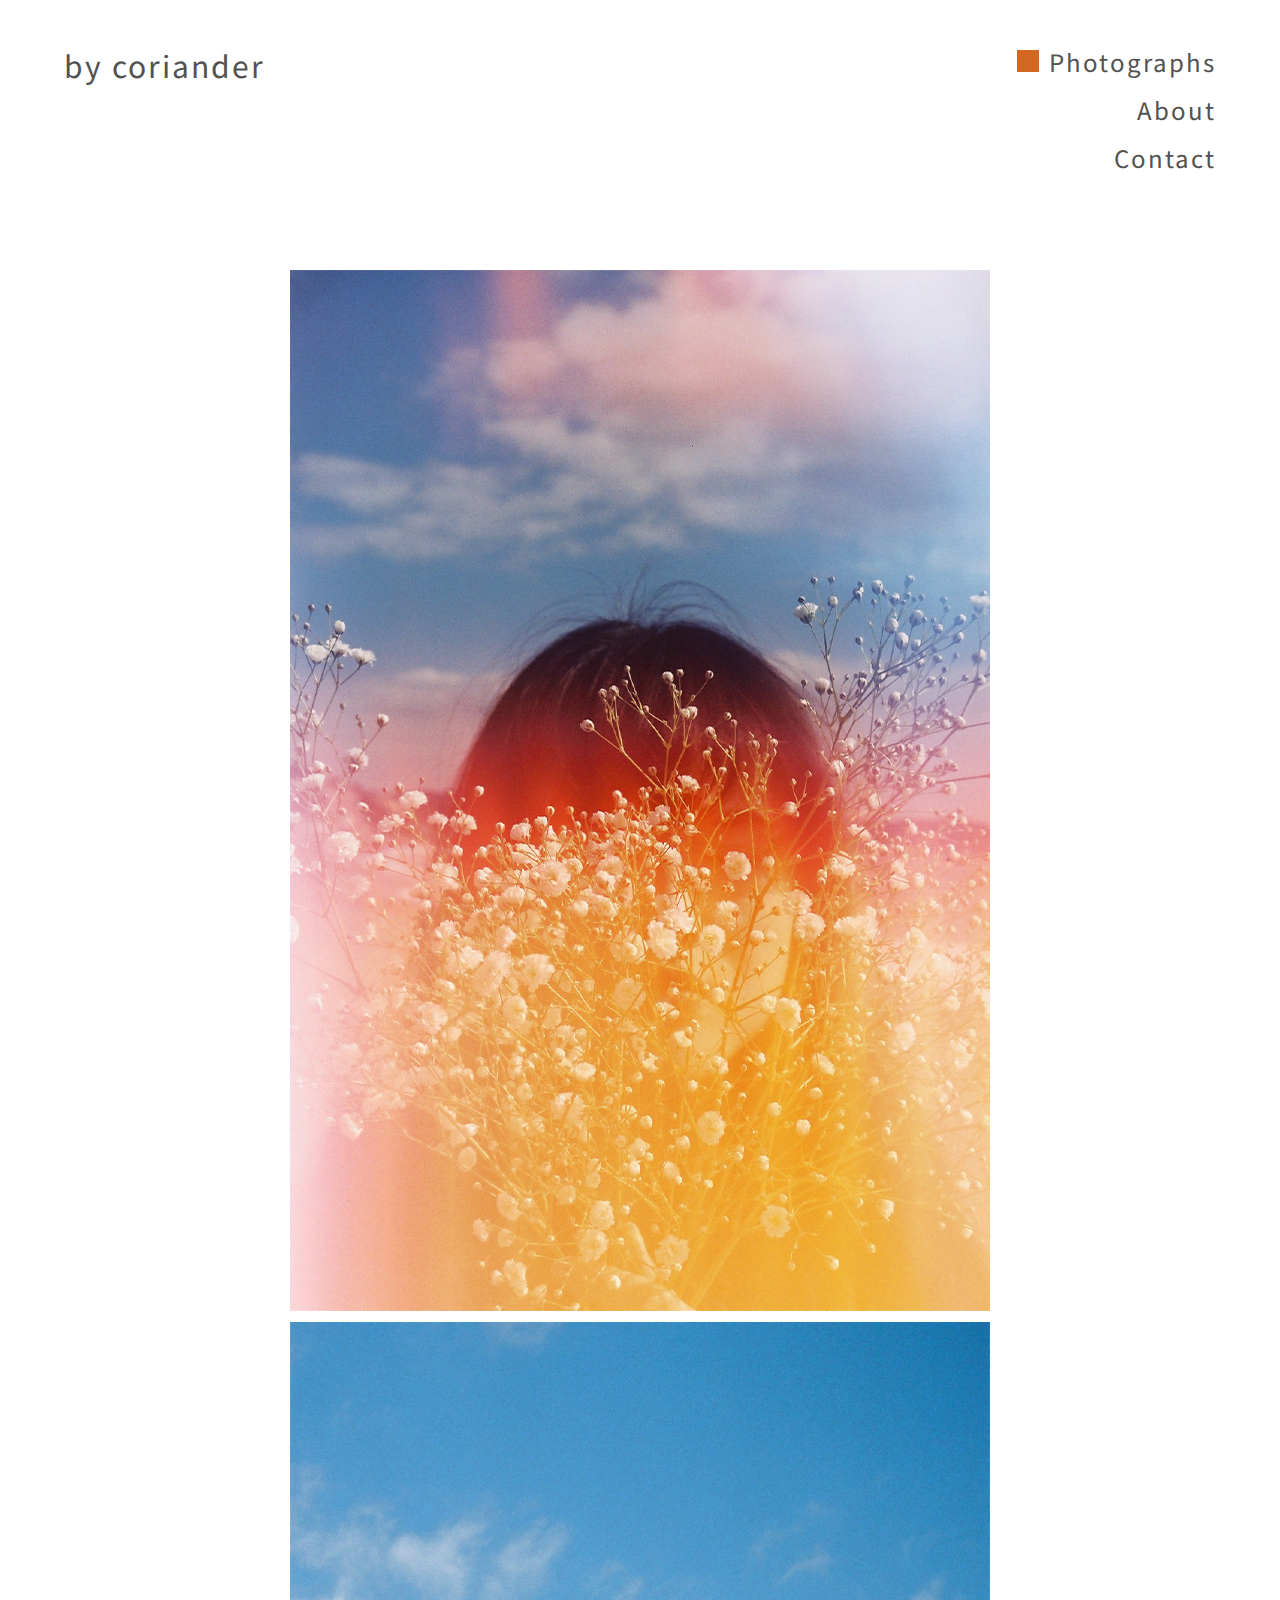
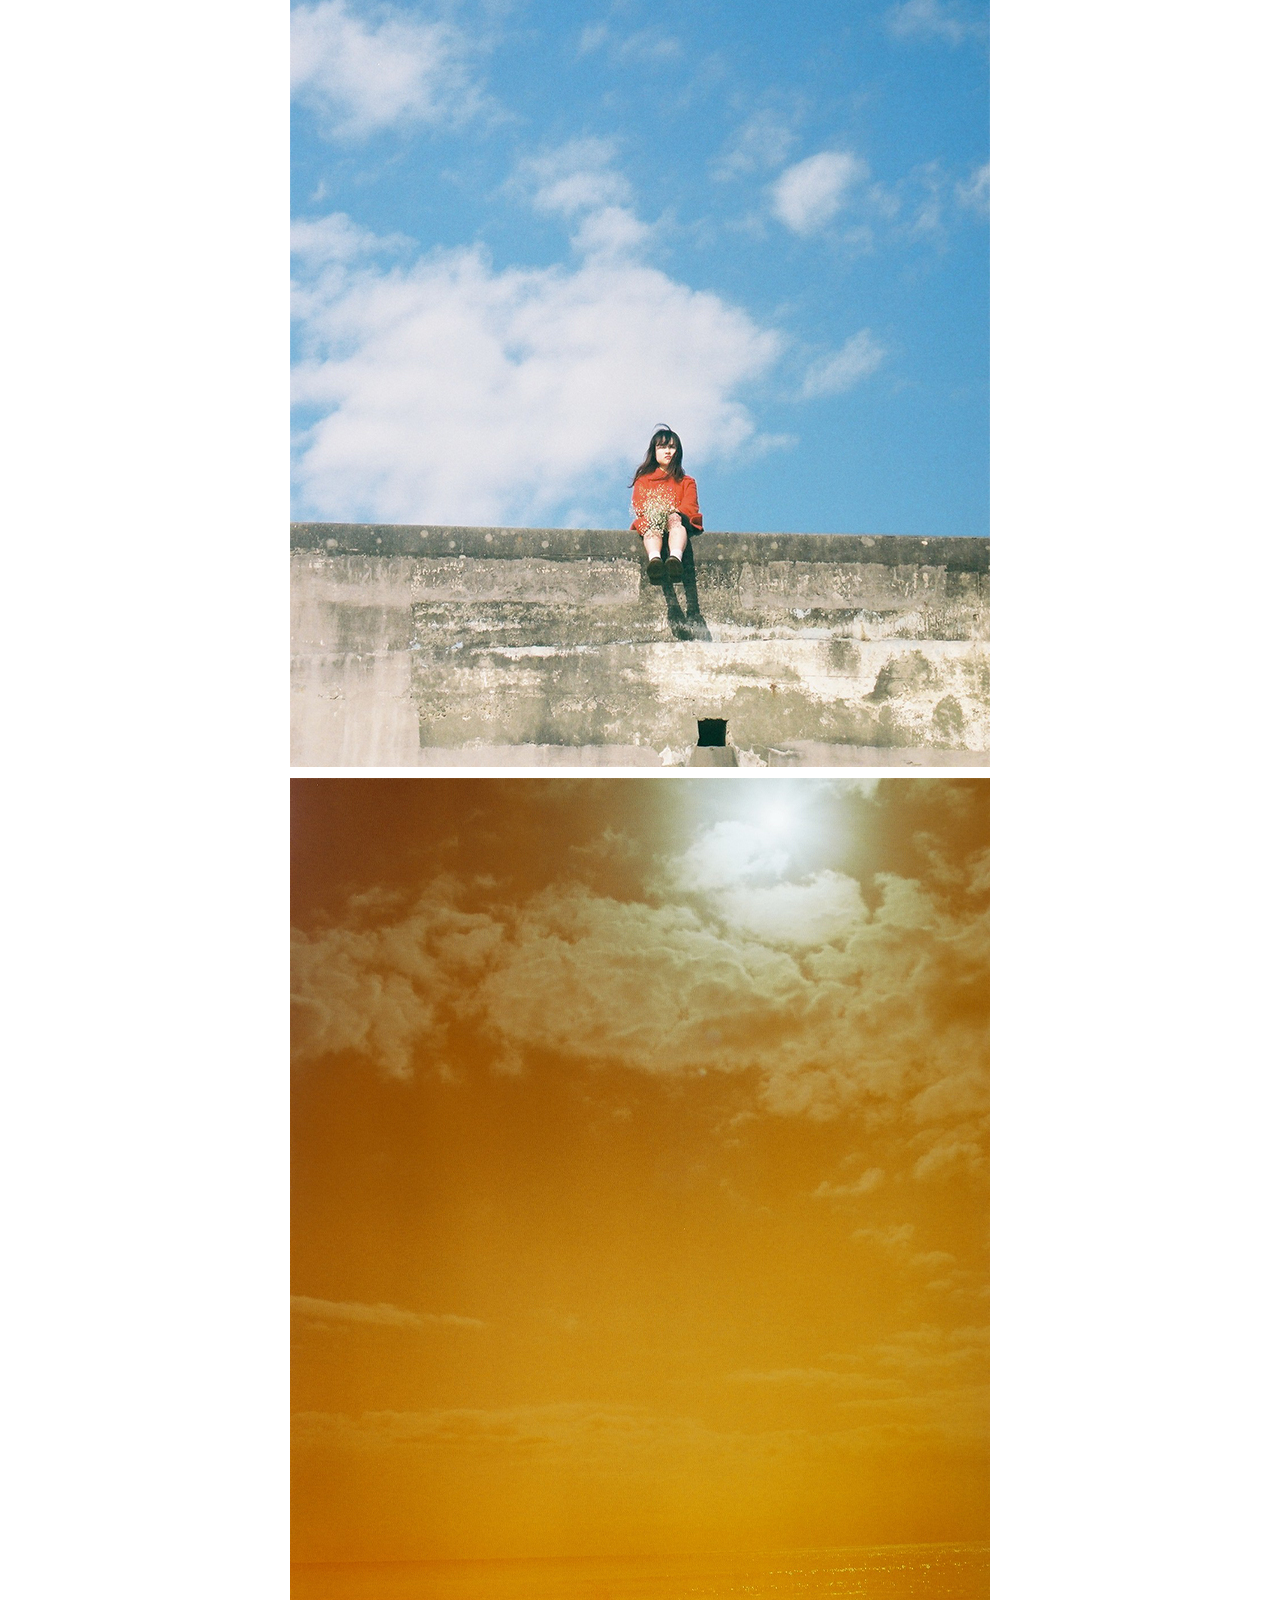
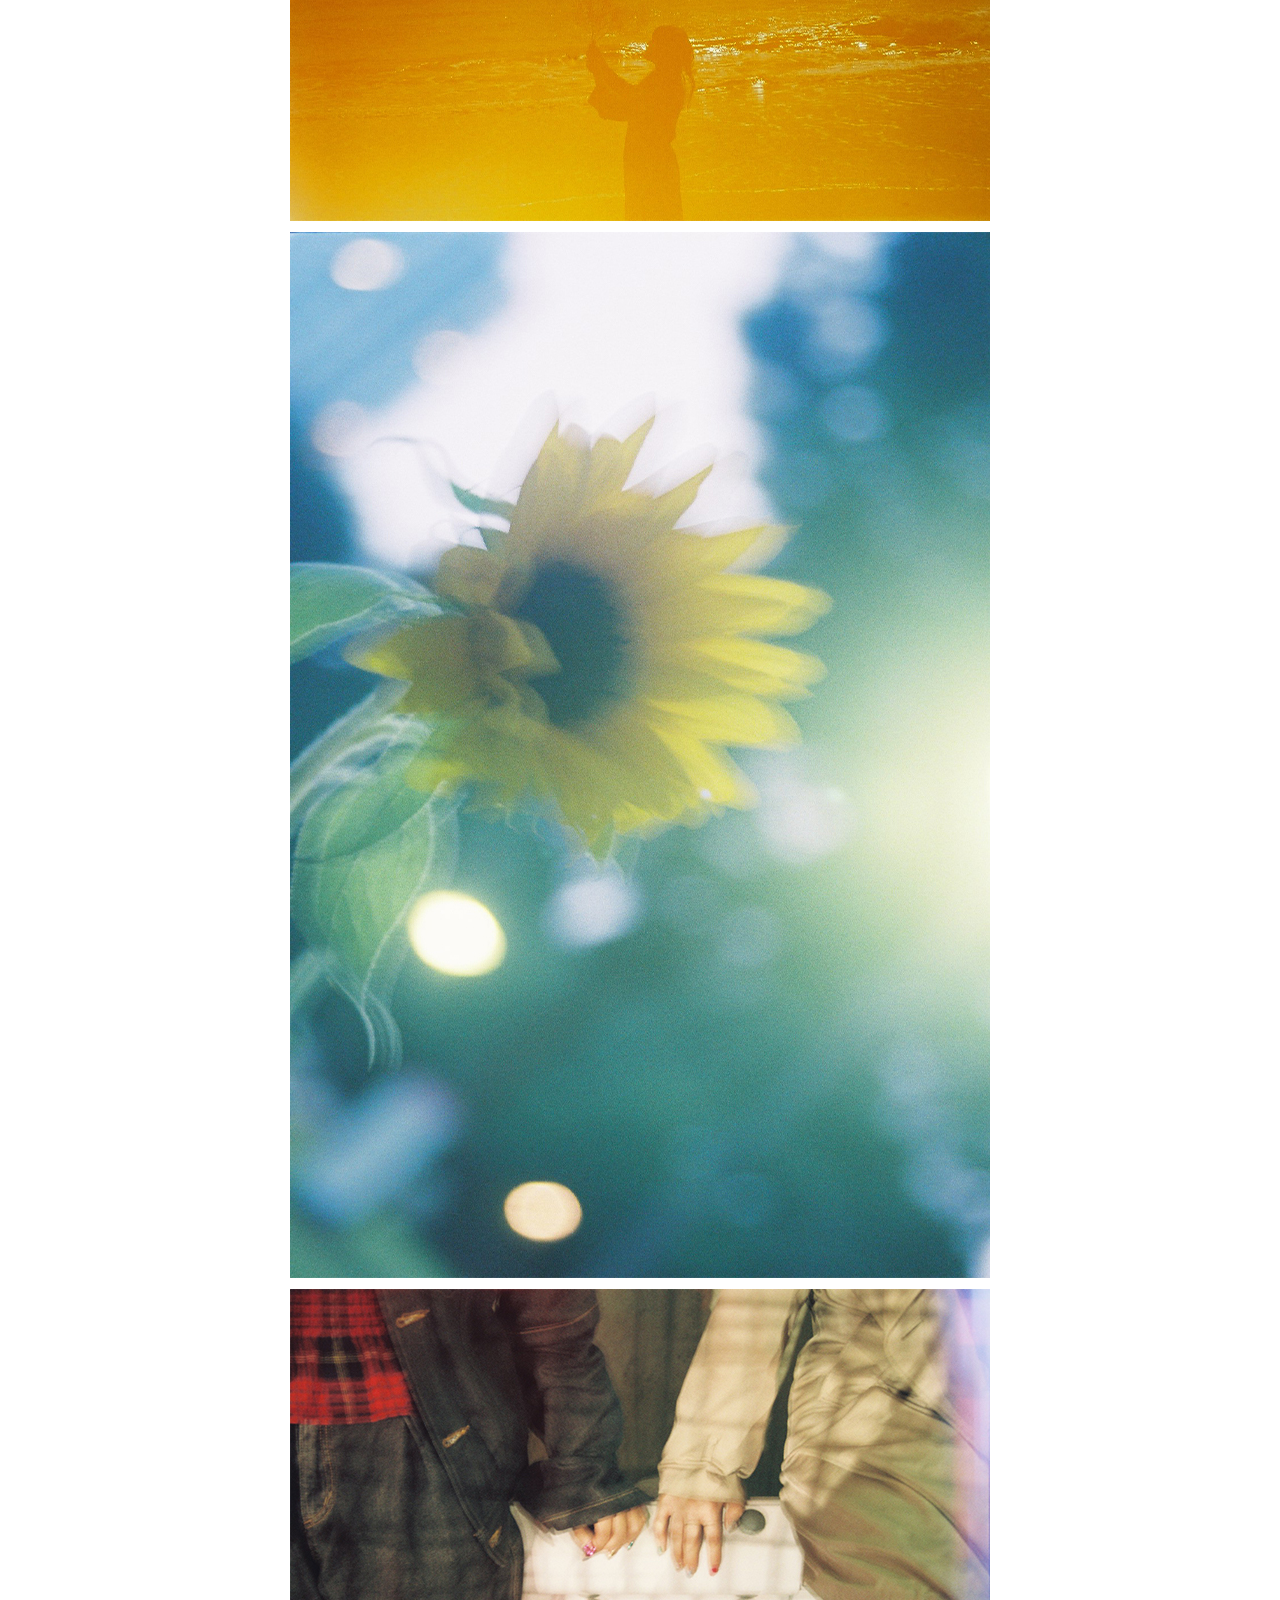
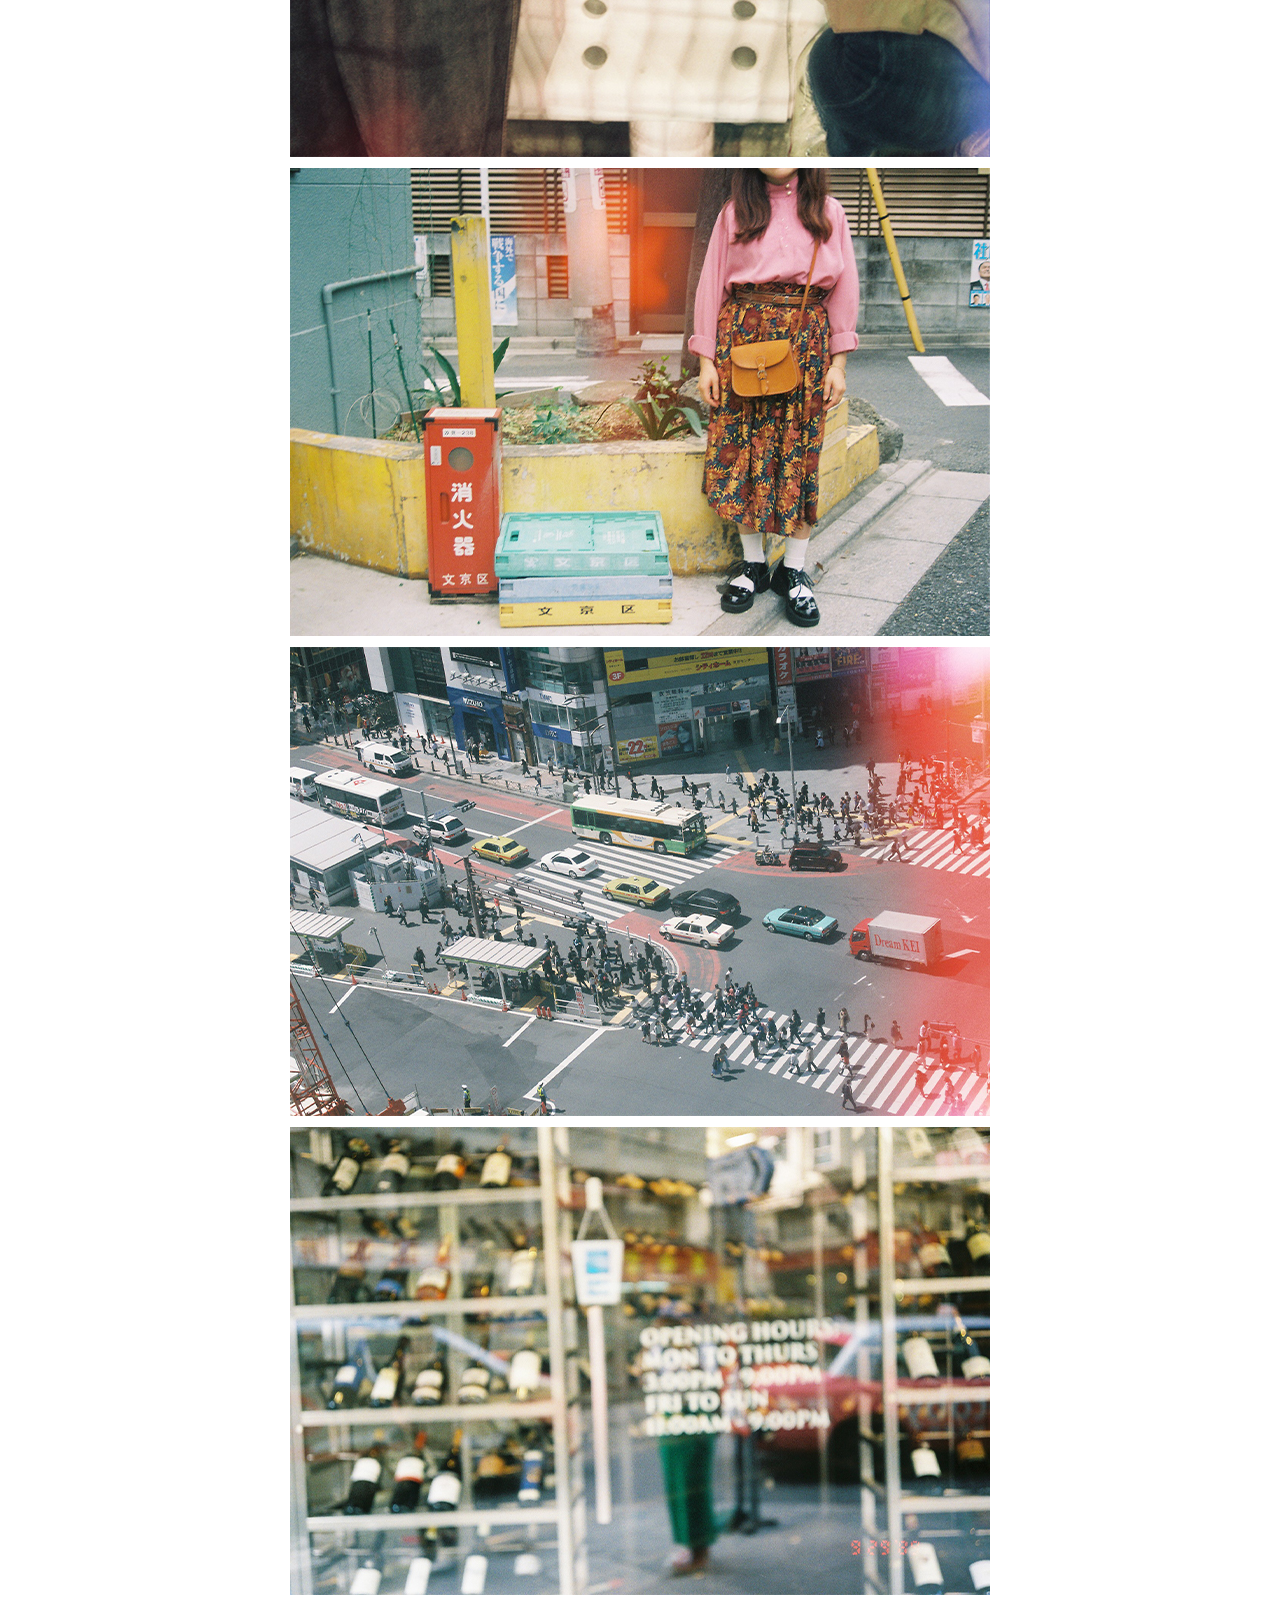
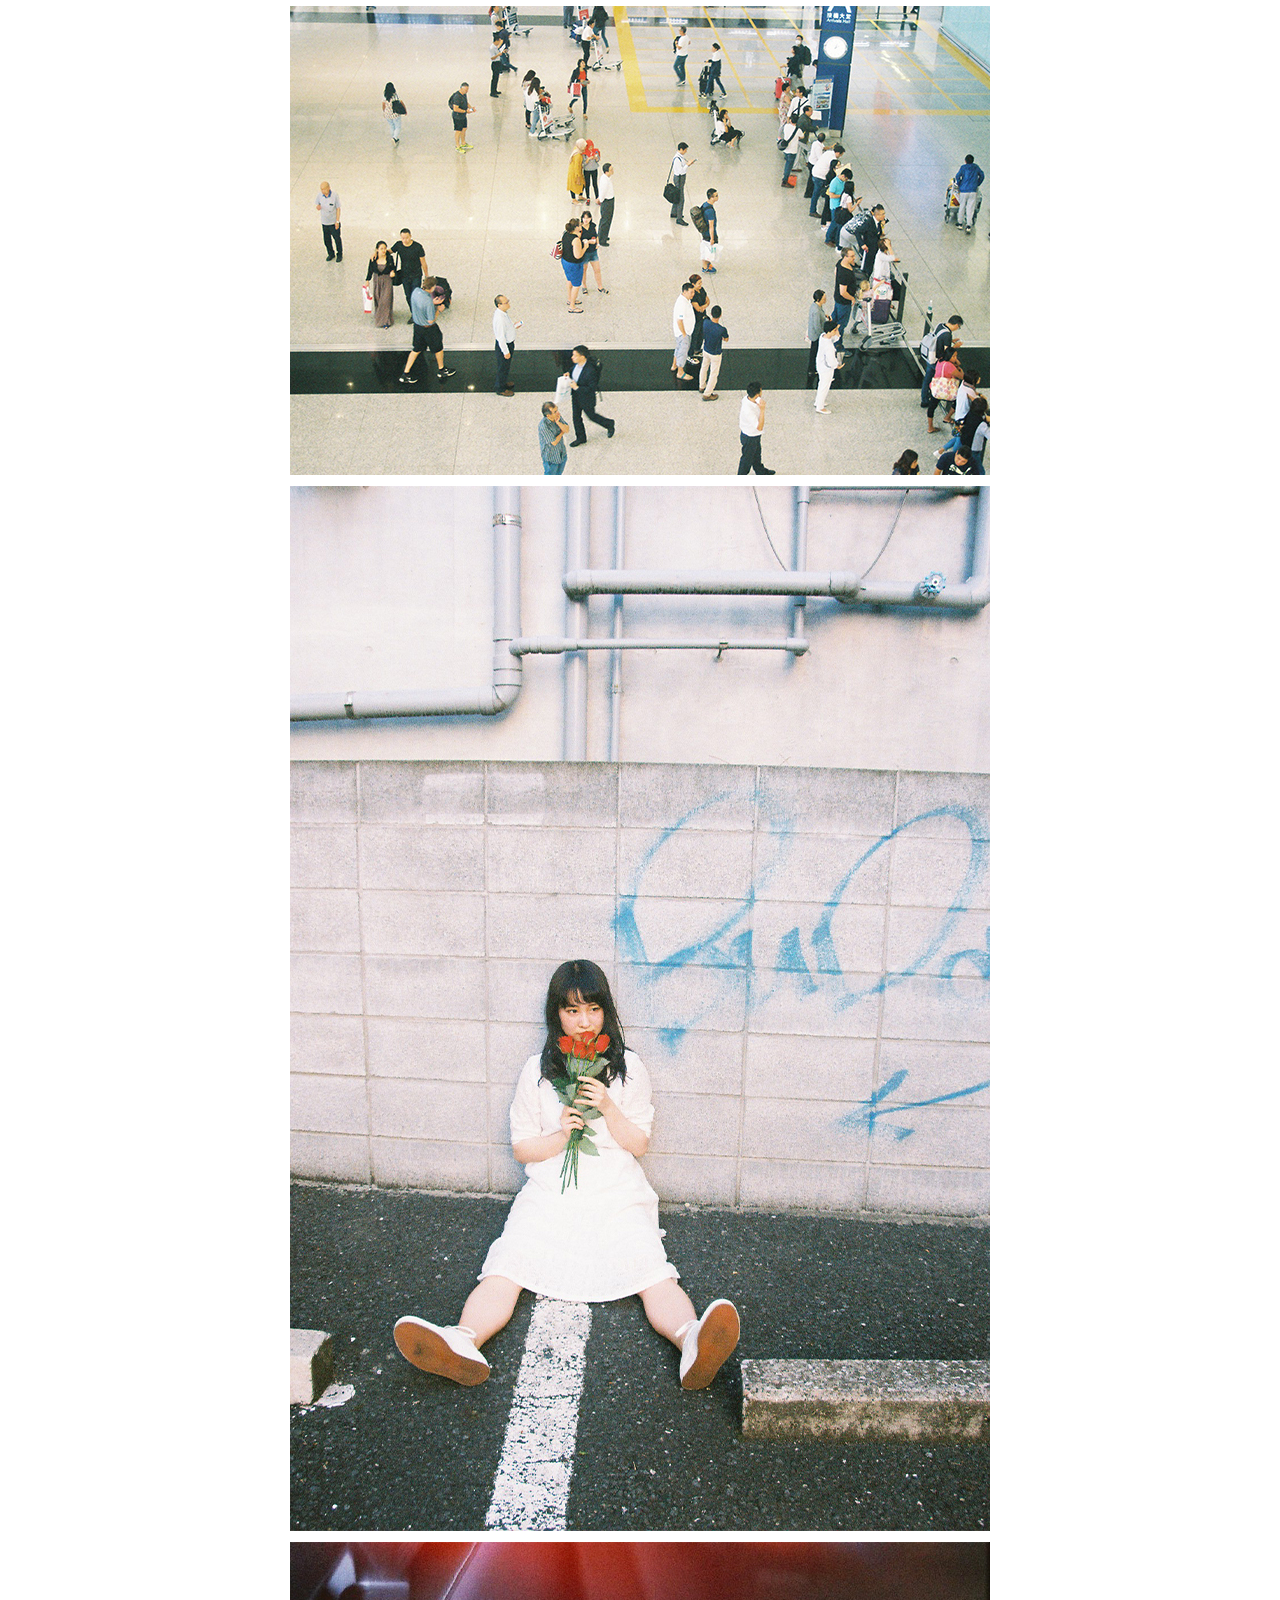
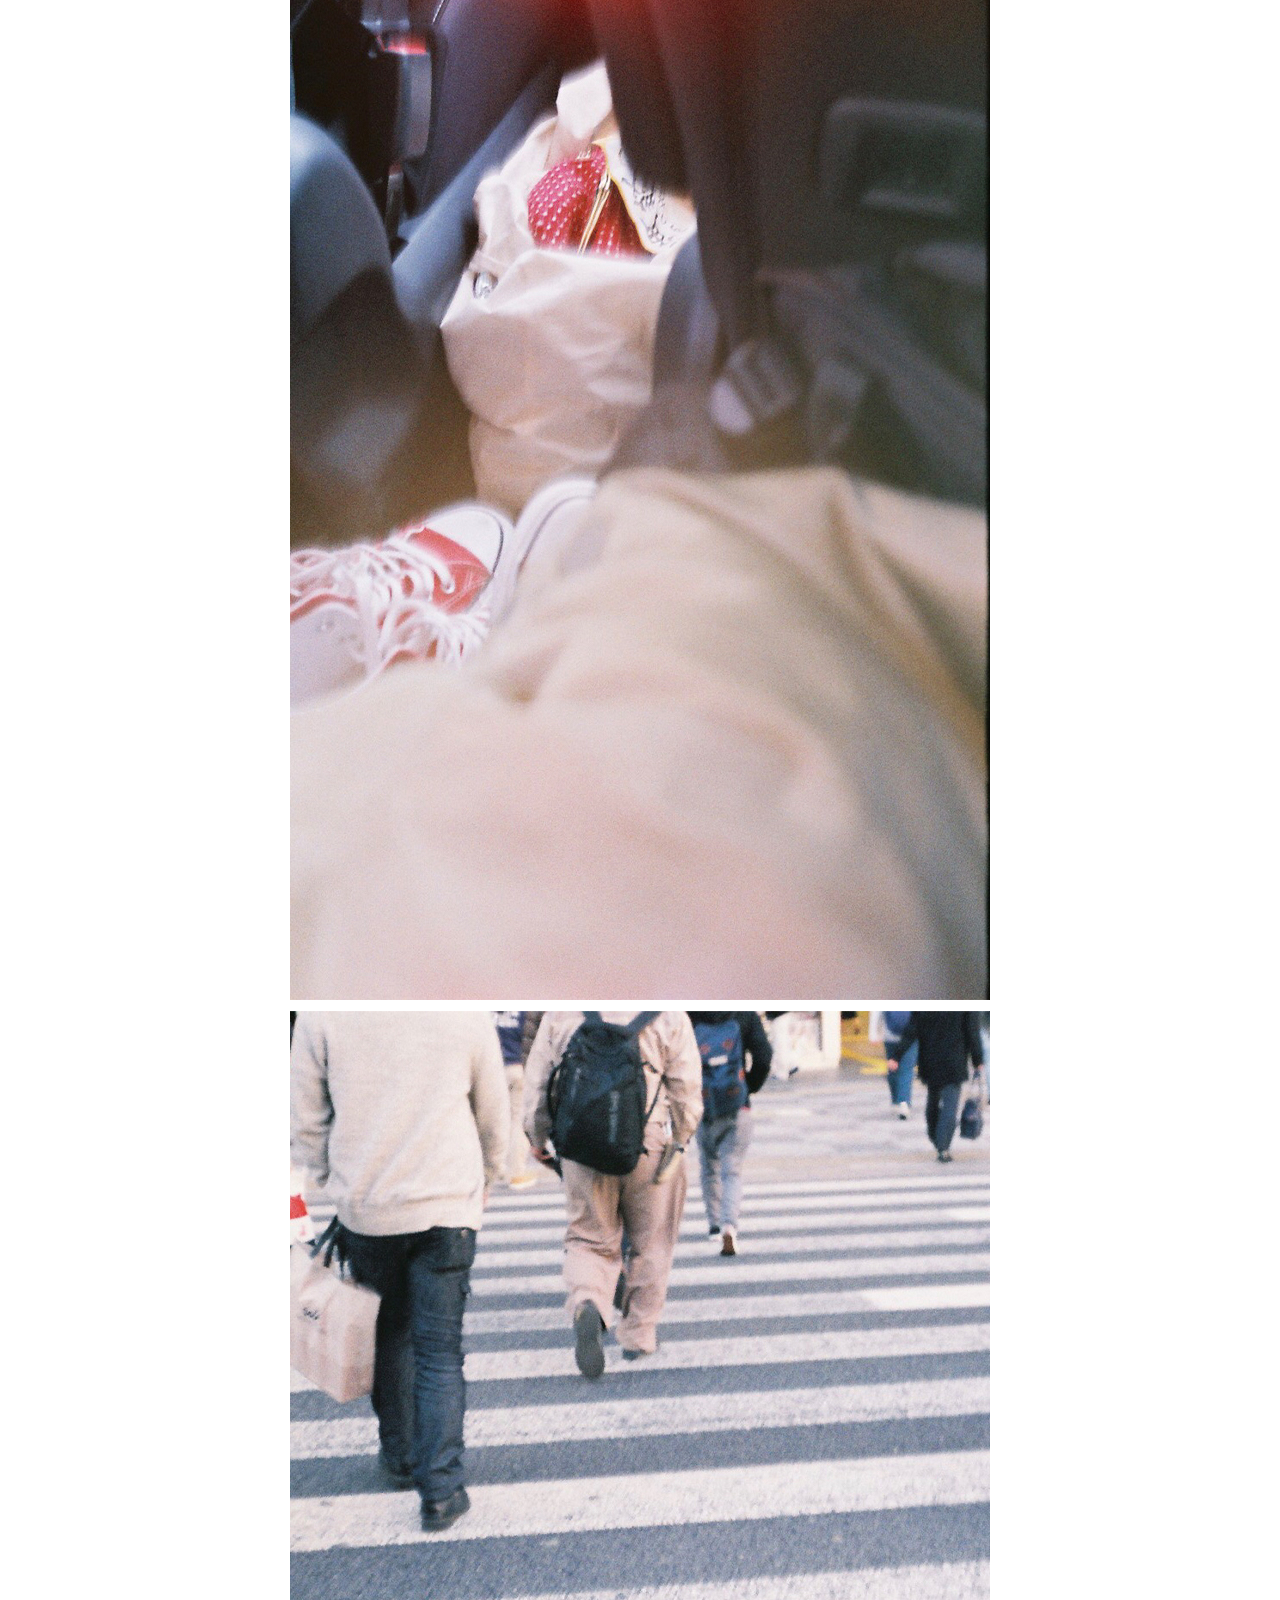
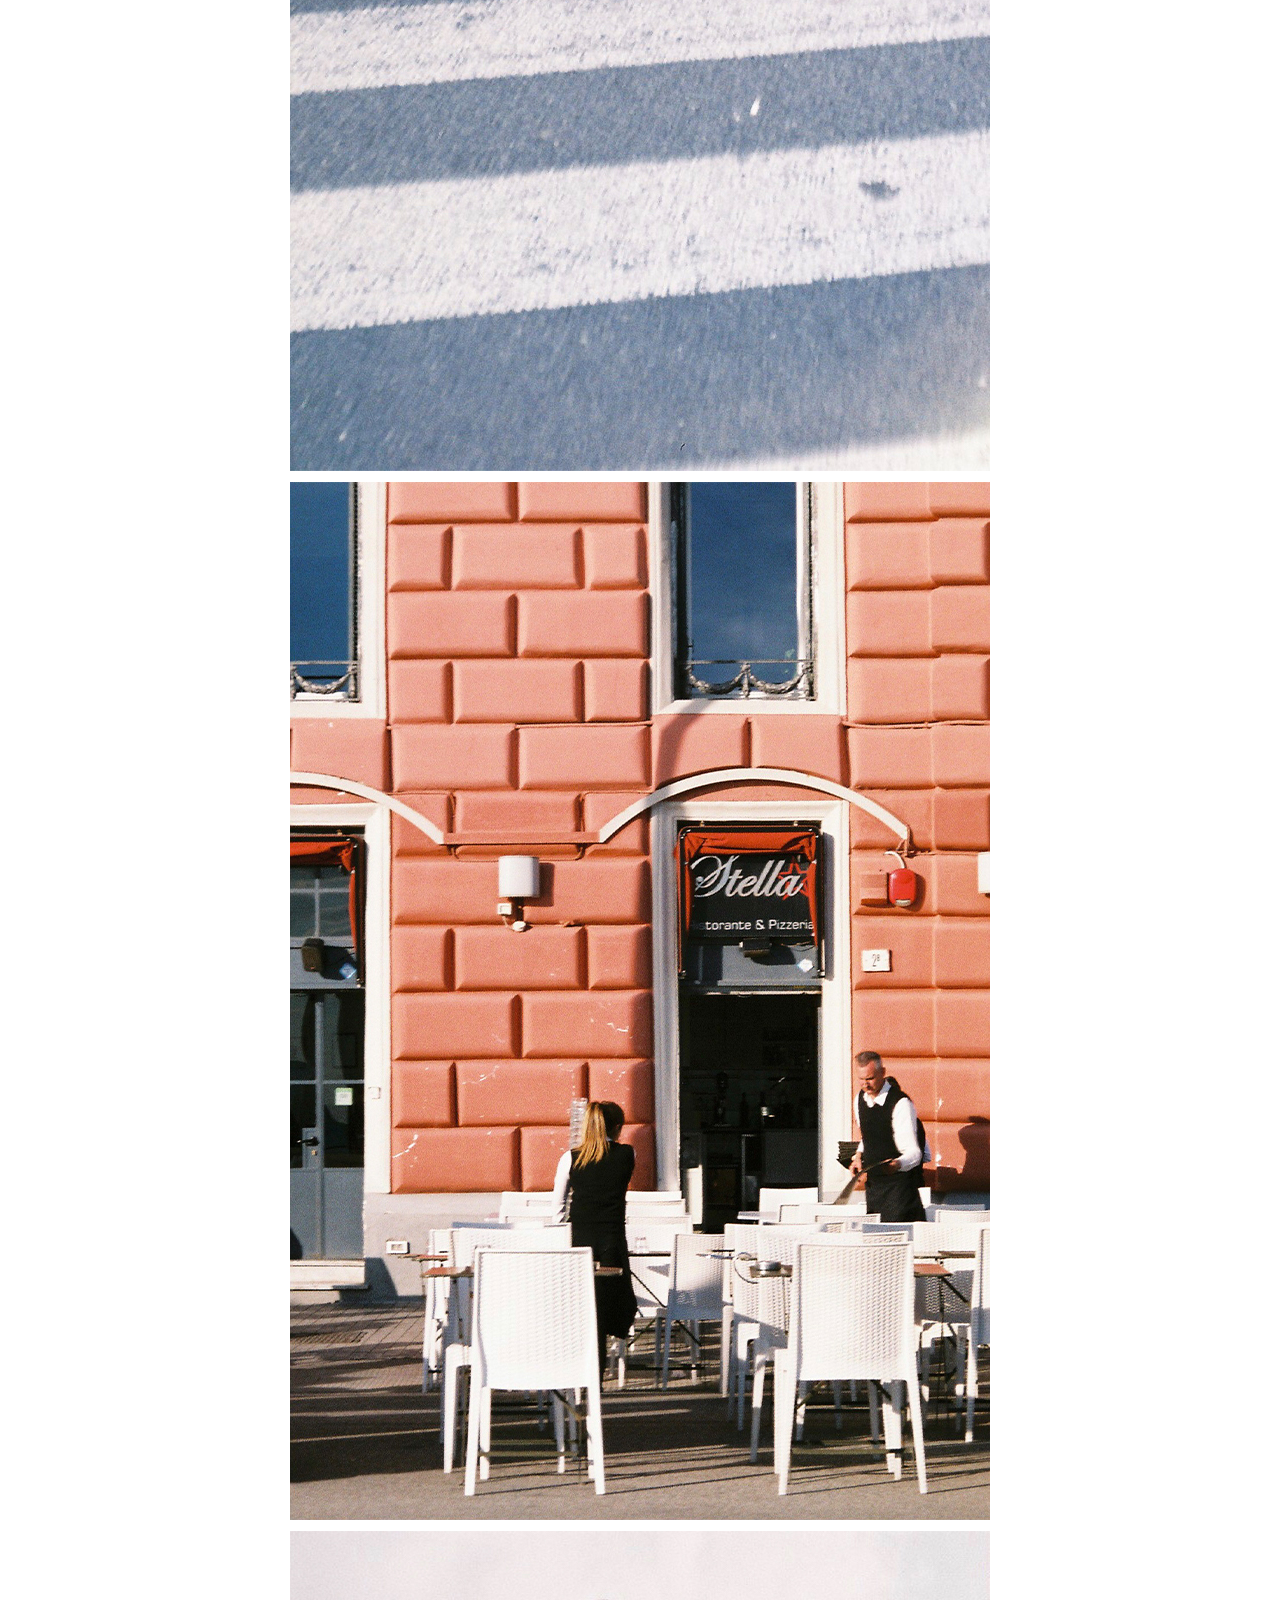
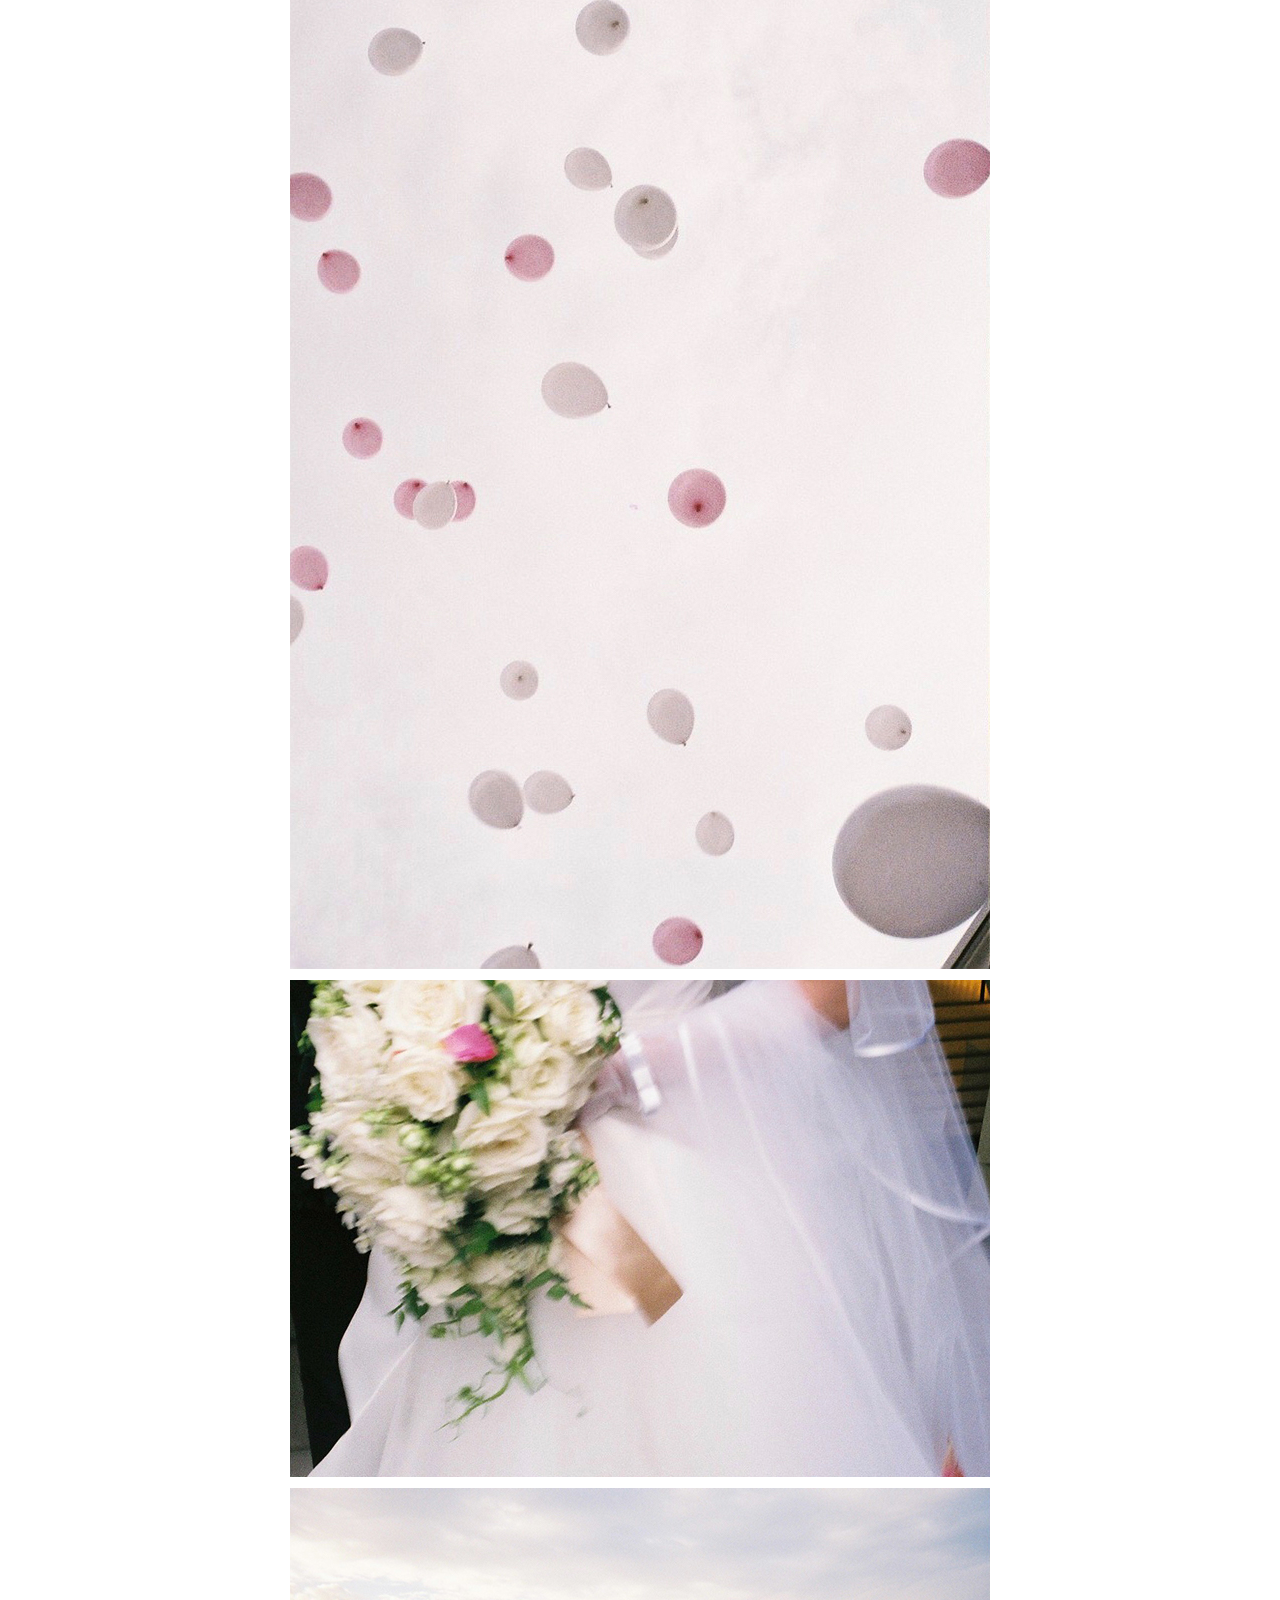
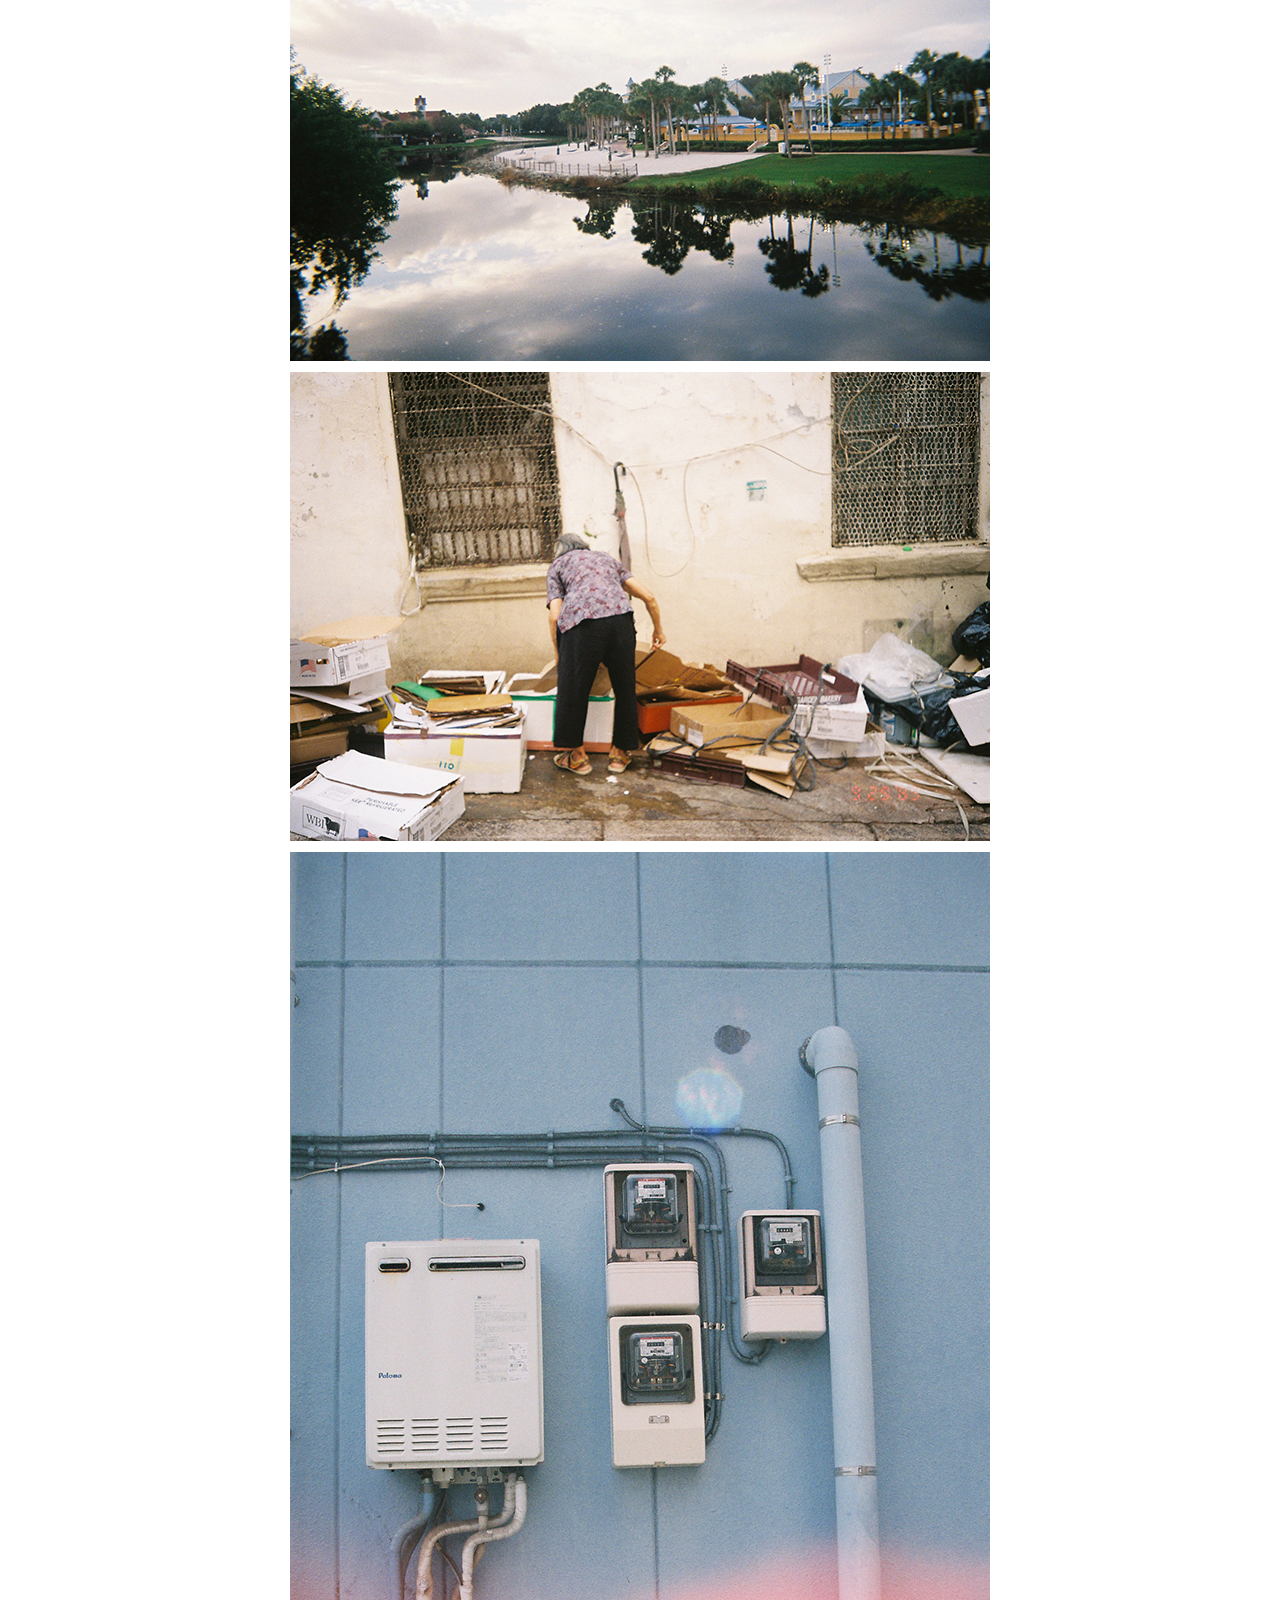
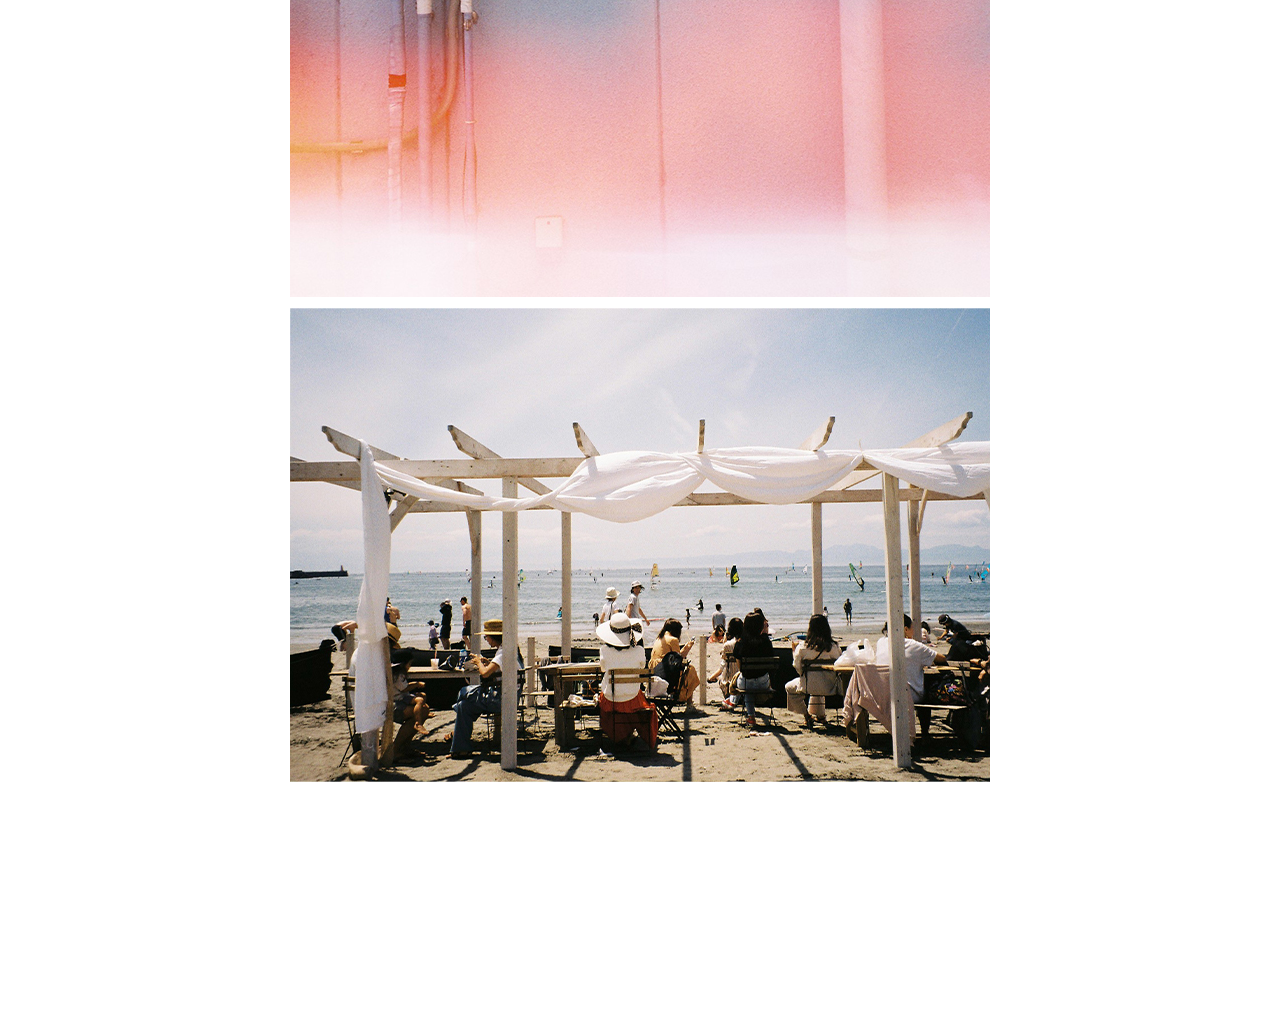
<file: public/photographs/index.html>
<!doctype html>
<html lang="ja">
<head>
	<meta charset="UTF-8">
	<meta http-equiv="X-UA-Compatible" content="IE=edge,chrome=1">
	<meta name="viewport" content="width=device-width, user-scalable=yes">
	<title>Photographs</title>
	<link href="https://fonts.googleapis.com/css?family=Noto+Sans+JP:400,700&display=swap&subset=japanese" rel="stylesheet">
	<link href="files/css/style.css" rel="stylesheet" type="text/css">
</head>
<body>
	<div id="all">
		<header class="header">
			<div class="header-area">
				<div class="header-sp-area">
					<div class="header-sp-title">
						<h1 class="header-title"><a href="../">by coriander</a></h1>
					</div>
				</div>	
				<div class="hamburger-button">
					<div class="hamburger-line"></div>
					<div class="hamburger-line"></div>
				</div>
				<nav class="header-nav">
					<ul>
						<li class="current"><a href="./">Photographs</a></li>
						<li><a href="../about/">About</a></li>
						<li><a href="../contact/">Contact</a></li>
					</ul>
				</nav>
			</div>
		</header>
		<section class="photographs">
			<div class="wrap">
				<h2 class="photographs-title">Photographs</h2>
				<ul class="photographs-images">
					<li><img src="files/img/image01.jpg"></li>
					<li><img src="files/img/image02.jpg"></li>
					<li><img src="files/img/image03.jpg"></li>
					<li><img src="files/img/image04.jpg"></li>
					<li><img src="files/img/image05.jpg"></li>
					<li><img src="files/img/image06.jpg"></li>
					<li><img src="files/img/image07.jpg"></li>
					<li><img src="files/img/image08.jpg"></li>
					<li><img src="files/img/image09.jpg"></li>
					<li><img src="files/img/image10.jpg"></li>
					<li><img src="files/img/image11.jpg"></li>
					<li><img src="files/img/image12.jpg"></li>
					<li><img src="files/img/image13.jpg"></li>
					<li><img src="files/img/image14.jpg"></li>
					<li><img src="files/img/image15.jpg"></li>
					<li><img src="files/img/image16.jpg"></li>
					<li><img src="files/img/image17.jpg"></li>
					<li><img src="files/img/image18.jpg"></li>
					<li><img src="files/img/image19.jpg"></li>
				</ul>
			</div>
			<div class="pagetop">
				<a href="#all"><img src="files/img/pagetop.png"></a>
			</div>
		</section>
	</div>
	<script src="files/js/jquery-3.4.1.min.js"></script>
	<script src="files/js/script.js"></script>
</body>
</html>
</file>
<file: public/about/files/css/style.css>
html,
body,
div,
span,
applet,
object,
iframe,
h1,
h2,
h3,
h4,
h5,
h6,
p,
blockquote,
pre,
a,
abbr,
acronym,
address,
big,
cite,
code,
del,
dfn,
em,
img,
ins,
kbd,
q,
s,
samp,
small,
strike,
strong,
sub,
sup,
tt,
var,
b,
u,
i,
center,
dl,
dt,
dd,
ol,
ul,
li,
fieldset,
form,
label,
legend,
table,
caption,
tbody,
tfoot,
thead,
tr,
th,
td,
article,
aside,
canvas,
details,
embed,
figure,
figcaption,
footer,
header,
hgroup,
menu,
nav,
output,
ruby,
section,
summary,
time,
mark,
audio,
video {
  margin: 0;
  padding: 0;
  border: 0;
  font-size: 100%;
  font: inherit;
  vertical-align: baseline;
}
article,
aside,
details,
figcaption,
figure,
footer,
header,
hgroup,
menu,
nav,
section {
  display: block;
}
body {
  line-height: 1;
}
ol,
ul {
  list-style: none;
}
blockquote,
q {
  quotes: none;
}
blockquote:before,
blockquote:after,
q:before,
q:after {
  content: '';
  content: none;
}
table {
  border-collapse: collapse;
  border-spacing: 0;
}
body {
  font-family: 'Noto Sans JP', sans-serif;
  color: #525252;
  background-color: #fff;
  letter-spacing: 2px;
}
.header {
  position: fixed;
  width: 100%;
  background-color: #fff;
  top: 0;
  left: 0;
}
.header .header-area {
  display: flex;
  width: 90%;
  margin: 0 auto;
  padding: 50px 0px 26px;
  justify-content: space-between;
}
.header .header-area .header-title {
  font-size: 30px;
}
.header .header-area .header-title a {
  text-decoration: none;
  color: #525252;
}
.header .header-area .header-nav {
  color: #525252;
  font-size: 24px;
}
.header .header-area .header-nav ul {
  text-align: right;
}
.header .header-area .header-nav ul li {
  margin-bottom: 24px;
}
.header .header-area .header-nav ul li a {
  text-decoration: none;
  color: #525252;
}
.header .header-area .header-nav ul li a::before {
  display: inline-block;
  content: '';
  width: 22px;
  height: 22px;
  margin-right: 10px;
  opacity: 0;
  background: #d36823;
  transition: 0.5s all ease-out;
}
.header .header-area .header-nav ul li a:hover::before {
  opacity: 1;
}
.header .header-area .header-nav ul .current a::before {
  opacity: 1;
}
@media screen and (max-width: 780px) {
  .header .header-area {
    position: relative;
    padding: 0;
    width: 100%;
    margin: auto;
  }
  .header .header-area .header-sp-area {
    width: 90%;
    margin: 5.55vw;
  }
  .header .header-area .header-sp-area .header-title {
    font-size: 5vw;
    position: relative;
  }
  .header .header-area .header-sp-area.active {
    display: none;
  }
  .header .header-area .hamburger-button {
    position: relative;
    display: block;
    margin: 6.55vw;
    height: 3vw;
    width: 9vw;
    z-index: 1000;
  }
  .header .header-area .hamburger-button .hamburger-line {
    position: absolute;
    width: 100%;
    height: 2px;
    background-color: #525252;
    transition: 0.3s all ease-in-out;
  }
  .header .header-area .hamburger-button .hamburger-line:first-child {
    top: 0;
  }
  .header .header-area .hamburger-button .hamburger-line:last-child {
    bottom: 0;
  }
  .header .header-area .hamburger-button.active {
    position: absolute;
    opacity: 0.8;
    right: 0;
  }
  .header .header-area .hamburger-button.active .hamburger-line:first-child {
    transform: rotate(-45deg);
    top: calc(50% - 1px);
  }
  .header .header-area .hamburger-button.active .hamburger-line:last-child {
    transform: rotate(45deg);
    bottom: calc(50% - 1px);
  }
  .header .header-area .header-nav {
    position: absolute;
    width: 100%;
    height: 100vh;
    right: -100%;
    font-size: 6vw;
    background-color: rgba(211,104,35,0.95);
    transition: 0.5s all;
    z-index: 100;
  }
  .header .header-area .header-nav ul {
    margin-top: 35vw;
    text-align: center;
  }
  .header .header-area .header-nav ul li {
    margin-bottom: 15vw;
  }
  .header .header-area .header-nav ul li a::before {
    display: none;
  }
  .header .header-area .header-nav.open {
    width: 100%;
    right: 0;
  }
}
/* -------------------------------------------------
    common
-------------------------------------------------- */
body {
  overflow-y: scroll;
}
.wrap {
  width: 60%;
  margin: 0 auto;
}
/* -------------------------------------------------
    profile
-------------------------------------------------- */
.profile {
  padding-top: 270px;
  font-size: 18px;
}
.profile-title {
  display: none;
}
.profile-birthday {
  margin-top: 16px;
}
.profile-text {
  margin-top: 40px;
  font-size: 16px;
  line-height: 2.2;
}
.profile-text::after {
  display: block;
  content: '';
  width: 100%;
  height: 1px;
  margin-top: 100px;
  background-color: #bfbfbf;
}
/* -------------------------------------------------
    about
-------------------------------------------------- */
.about-camera {
  display: flex;
  padding-top: 100px;
}
.about-title {
  width: 90px;
  font-size: 20px;
}
.about-list {
  width: 37vw;
  margin-left: 10vw;
  font-size: 16px;
}
.about-list li {
  margin-top: 16px;
  line-height: 1.3;
}
.about-film {
  display: flex;
  padding: 100px 0px 200px;
}
@media screen and (max-width: 780px) {
  .wrap {
    width: 80%;
  }
  .header-nav ul li:nth-child(2)::before {
    display: none;
  }
  .profile {
    padding-top: 30vw;
    font-size: 3vw;
  }
  .profile-title {
    display: block;
    margin: 3vw 0vw 10vw;
    font-size: 4vw;
    text-align: center;
  }
  .profile-birthday {
    margin-top: 3vw;
  }
  .profile-text {
    margin-top: 10vw;
    font-size: 2.4vw;
  }
  .profile-text::after {
    margin-top: 12vw;
  }
  .about-camera {
    padding-top: 12vw;
  }
  .about-title {
    font-size: 3vw;
  }
  .about-list {
    width: 58vw;
    margin-left: 10vw;
    font-size: 2.4vw;
  }
  .about-list li {
    margin-top: 2.2vw;
  }
  .about-film {
    padding: 12vw 0 20vw;
  }
}
</file>
<file: public/contact/files/css/style.css>
html,
body,
div,
span,
applet,
object,
iframe,
h1,
h2,
h3,
h4,
h5,
h6,
p,
blockquote,
pre,
a,
abbr,
acronym,
address,
big,
cite,
code,
del,
dfn,
em,
img,
ins,
kbd,
q,
s,
samp,
small,
strike,
strong,
sub,
sup,
tt,
var,
b,
u,
i,
center,
dl,
dt,
dd,
ol,
ul,
li,
fieldset,
form,
label,
legend,
table,
caption,
tbody,
tfoot,
thead,
tr,
th,
td,
article,
aside,
canvas,
details,
embed,
figure,
figcaption,
footer,
header,
hgroup,
menu,
nav,
output,
ruby,
section,
summary,
time,
mark,
audio,
video {
  margin: 0;
  padding: 0;
  border: 0;
  font-size: 100%;
  font: inherit;
  vertical-align: baseline;
}
article,
aside,
details,
figcaption,
figure,
footer,
header,
hgroup,
menu,
nav,
section {
  display: block;
}
body {
  line-height: 1;
}
ol,
ul {
  list-style: none;
}
blockquote,
q {
  quotes: none;
}
blockquote:before,
blockquote:after,
q:before,
q:after {
  content: '';
  content: none;
}
table {
  border-collapse: collapse;
  border-spacing: 0;
}
body {
  font-family: 'Noto Sans JP', sans-serif;
  color: #525252;
  background-color: #fff;
  letter-spacing: 2px;
}
.header {
  position: fixed;
  width: 100%;
  background-color: #fff;
  top: 0;
  left: 0;
}
.header .header-area {
  display: flex;
  width: 90%;
  margin: 0 auto;
  padding: 50px 0px 26px;
  justify-content: space-between;
}
.header .header-area .header-title {
  font-size: 30px;
}
.header .header-area .header-title a {
  text-decoration: none;
  color: #525252;
}
.header .header-area .header-nav {
  color: #525252;
  font-size: 24px;
}
.header .header-area .header-nav ul {
  text-align: right;
}
.header .header-area .header-nav ul li {
  margin-bottom: 24px;
}
.header .header-area .header-nav ul li a {
  text-decoration: none;
  color: #525252;
}
.header .header-area .header-nav ul li a::before {
  display: inline-block;
  content: '';
  width: 22px;
  height: 22px;
  margin-right: 10px;
  opacity: 0;
  background: #d36823;
  transition: 0.5s all ease-out;
}
.header .header-area .header-nav ul li a:hover::before {
  opacity: 1;
}
.header .header-area .header-nav ul .current a::before {
  opacity: 1;
}
@media screen and (max-width: 780px) {
  .header .header-area {
    position: relative;
    padding: 0;
    width: 100%;
    margin: auto;
  }
  .header .header-area .header-sp-area {
    width: 90%;
    margin: 5.55vw;
  }
  .header .header-area .header-sp-area .header-title {
    font-size: 5vw;
    position: relative;
  }
  .header .header-area .header-sp-area.active {
    display: none;
  }
  .header .header-area .hamburger-button {
    position: relative;
    display: block;
    margin: 6.55vw;
    height: 3vw;
    width: 9vw;
    z-index: 1000;
  }
  .header .header-area .hamburger-button .hamburger-line {
    position: absolute;
    width: 100%;
    height: 2px;
    background-color: #525252;
    transition: 0.3s all ease-in-out;
  }
  .header .header-area .hamburger-button .hamburger-line:first-child {
    top: 0;
  }
  .header .header-area .hamburger-button .hamburger-line:last-child {
    bottom: 0;
  }
  .header .header-area .hamburger-button.active {
    position: absolute;
    opacity: 0.8;
    right: 0;
  }
  .header .header-area .hamburger-button.active .hamburger-line:first-child {
    transform: rotate(-45deg);
    top: calc(50% - 1px);
  }
  .header .header-area .hamburger-button.active .hamburger-line:last-child {
    transform: rotate(45deg);
    bottom: calc(50% - 1px);
  }
  .header .header-area .header-nav {
    position: absolute;
    width: 100%;
    height: 100vh;
    right: -100%;
    font-size: 6vw;
    background-color: rgba(211,104,35,0.95);
    transition: 0.5s all;
    z-index: 100;
  }
  .header .header-area .header-nav ul {
    margin-top: 35vw;
    text-align: center;
  }
  .header .header-area .header-nav ul li {
    margin-bottom: 15vw;
  }
  .header .header-area .header-nav ul li a::before {
    display: none;
  }
  .header .header-area .header-nav.open {
    width: 100%;
    right: 0;
  }
}
.contact-title {
  display: none;
}
.contact-instagram {
  margin-top: 400px;
  font-size: 18px;
  text-align: center;
}
.contact-sns-title {
  font-size: 24px;
}
.contact-text {
  margin-top: 20px;
}
.contact-email {
  margin-top: 70px;
  font-size: 18px;
  text-align: center;
}
@media screen and (max-width: 780px) {
  .contact {
    padding-top: 30vw;
  }
  .contact-title {
    display: block;
    margin: 3vw 0vw 5vw;
    font-size: 4vw;
    text-align: center;
  }
  .contact-instagram {
    margin-top: 20vw;
    font-size: 2.6vw;
  }
  .contact-sns-title {
    font-size: 3vw;
  }
  .contact-text {
    margin-top: 5vw;
  }
  .contact-email {
    font-size: 2.6vw;
  }
}
</file>
<file: public/photographs/files/css/style.css>
html,
body,
div,
span,
applet,
object,
iframe,
h1,
h2,
h3,
h4,
h5,
h6,
p,
blockquote,
pre,
a,
abbr,
acronym,
address,
big,
cite,
code,
del,
dfn,
em,
img,
ins,
kbd,
q,
s,
samp,
small,
strike,
strong,
sub,
sup,
tt,
var,
b,
u,
i,
center,
dl,
dt,
dd,
ol,
ul,
li,
fieldset,
form,
label,
legend,
table,
caption,
tbody,
tfoot,
thead,
tr,
th,
td,
article,
aside,
canvas,
details,
embed,
figure,
figcaption,
footer,
header,
hgroup,
menu,
nav,
output,
ruby,
section,
summary,
time,
mark,
audio,
video {
  margin: 0;
  padding: 0;
  border: 0;
  font-size: 100%;
  font: inherit;
  vertical-align: baseline;
}
article,
aside,
details,
figcaption,
figure,
footer,
header,
hgroup,
menu,
nav,
section {
  display: block;
}
body {
  line-height: 1;
}
ol,
ul {
  list-style: none;
}
blockquote,
q {
  quotes: none;
}
blockquote:before,
blockquote:after,
q:before,
q:after {
  content: '';
  content: none;
}
table {
  border-collapse: collapse;
  border-spacing: 0;
}
body {
  font-family: 'Noto Sans JP', sans-serif;
  color: #525252;
  background-color: #fff;
  letter-spacing: 2px;
}
.header {
  position: fixed;
  width: 100%;
  background-color: #fff;
  top: 0;
  left: 0;
}
.header .header-area {
  display: flex;
  width: 90%;
  margin: 0 auto;
  padding: 50px 0px 26px;
  justify-content: space-between;
}
.header .header-area .header-title {
  font-size: 30px;
}
.header .header-area .header-title a {
  text-decoration: none;
  color: #525252;
}
.header .header-area .header-nav {
  color: #525252;
  font-size: 24px;
}
.header .header-area .header-nav ul {
  text-align: right;
}
.header .header-area .header-nav ul li {
  margin-bottom: 24px;
}
.header .header-area .header-nav ul li a {
  text-decoration: none;
  color: #525252;
}
.header .header-area .header-nav ul li a::before {
  display: inline-block;
  content: '';
  width: 22px;
  height: 22px;
  margin-right: 10px;
  opacity: 0;
  background: #d36823;
  transition: 0.5s all ease-out;
}
.header .header-area .header-nav ul li a:hover::before {
  opacity: 1;
}
.header .header-area .header-nav ul .current a::before {
  opacity: 1;
}
@media screen and (max-width: 780px) {
  .header .header-area {
    position: relative;
    padding: 0;
    width: 100%;
    margin: auto;
  }
  .header .header-area .header-sp-area {
    width: 90%;
    margin: 5.55vw;
  }
  .header .header-area .header-sp-area .header-title {
    font-size: 5vw;
    position: relative;
  }
  .header .header-area .header-sp-area.active {
    display: none;
  }
  .header .header-area .hamburger-button {
    position: relative;
    display: block;
    margin: 6.55vw;
    height: 3vw;
    width: 9vw;
    z-index: 1000;
  }
  .header .header-area .hamburger-button .hamburger-line {
    position: absolute;
    width: 100%;
    height: 2px;
    background-color: #525252;
    transition: 0.3s all ease-in-out;
  }
  .header .header-area .hamburger-button .hamburger-line:first-child {
    top: 0;
  }
  .header .header-area .hamburger-button .hamburger-line:last-child {
    bottom: 0;
  }
  .header .header-area .hamburger-button.active {
    position: absolute;
    opacity: 0.8;
    right: 0;
  }
  .header .header-area .hamburger-button.active .hamburger-line:first-child {
    transform: rotate(-45deg);
    top: calc(50% - 1px);
  }
  .header .header-area .hamburger-button.active .hamburger-line:last-child {
    transform: rotate(45deg);
    bottom: calc(50% - 1px);
  }
  .header .header-area .header-nav {
    position: absolute;
    width: 100%;
    height: 100vh;
    right: -100%;
    font-size: 6vw;
    background-color: rgba(211,104,35,0.95);
    transition: 0.5s all;
    z-index: 100;
  }
  .header .header-area .header-nav ul {
    margin-top: 35vw;
    text-align: center;
  }
  .header .header-area .header-nav ul li {
    margin-bottom: 15vw;
  }
  .header .header-area .header-nav ul li a::before {
    display: none;
  }
  .header .header-area .header-nav.open {
    width: 100%;
    right: 0;
  }
}
/* -------------------------------------------------
    common
-------------------------------------------------- */
.wrap {
  max-width: 700px;
  width: 70%;
  margin: 0 auto;
}
.inner {
  width: 90%;
  margin: 0 auto;
}
/* -------------------------------------------------
    photographs
-------------------------------------------------- */
.photographs {
  padding: 270px 0px 200px;
}
.photographs-images li + li {
  margin-top: 10px;
}
.photographs-images li img {
  width: 100%;
}
.photographs-title {
  display: none;
}
/* -------------------------------------------------
    pagetop
-------------------------------------------------- */
.pagetop {
  cursor: pointer;
  transition: 0.5s ease-in-out;
  opacity: 0;
}
.pagetop.active {
  position: fixed;
  display: block;
  bottom: 50px;
  right: 5%;
  opacity: 1;
}
.pagetop img {
  width: 80px;
}
.pagetop img:hover {
  opacity: 0;
}
.pagetop a {
  display: inline-block;
}
.pagetop a:hover {
  background-image: url("../img/pagetop_hover.png");
  background-size: contain;
  background-repeat: no-repeat;
  background-position: center;
}
@media screen and (max-width: 780px) {
  .header-nav ul li:nth-child(1)::before {
    display: none;
  }
  .photographs {
    padding: 30vw 0vw 22vw;
  }
  .photographs-title {
    display: block;
    margin: 3vw 0vw 10vw;
    font-size: 4vw;
    text-align: center;
  }
  .pagetop img {
    width: 13vw;
  }
  .pagetop img:hover {
    opacity: 1;
  }
  .pagetop.active {
    bottom: 30px;
    right: 1%;
  }
  .pagetop a:hover {
    background-image: none;
  }
}
</file>
<file: about/files/css/style.css>
@charset "utf-8";
@import '../../../files/css/common/reset.css';
@import '../../../files/css/common/layout.css';




/* -------------------------------------------------
    common
-------------------------------------------------- */


body {
    overflow-y: scroll;
}

.wrap {
    width: 60%;
    margin: 0 auto;
}



/* -------------------------------------------------
    header
-------------------------------------------------- */


.header-nav ul li:nth-child(2):hover::before {
    display: none;
}

/* -------------------------------------------------
    profile
-------------------------------------------------- */

.profile {
    padding-top: 270px;
    font-size: 18px;
}

.profile-title {
    display: none;
}

.profile-birthday {
    margin-top: 16px;
}

.profile-text {
    margin-top: 40px;
    font-size: 16px;
    line-height: 2.2;
}

.profile-text::after {
    display: block;
    content: '';
    width: 100%;
    height: 1px;
    margin-top: 100px;
    background-color: #bfbfbf;
}

/* -------------------------------------------------
    about
-------------------------------------------------- */

.about-camera {
    display: flex;
    padding-top: 100px;
}

.about-title {
    width: 90px;
    font-size: 20px;
}

.about-list {
    width: 37vw;
    margin-left: 10vw;
    font-size: 16px;
}

.about-list li {
    margin-top: 16px;
    line-height: 1.3;
}

.about-film {
    display: flex;
    padding: 100px 0px 200px;
}

@media screen and (max-width: 780px) {  


    .wrap {
        width: 80%;
    }

    .header-nav ul li:nth-child(2)::before {
        display: none;
    }

    .profile {
        padding-top: 30vw;
        font-size: 3vw;
    }

    .profile-title {
        display: block;
        margin: 3vw 0vw 10vw;
        font-size: 4vw;
        text-align: center;
    }
    
    .profile-birthday {
        margin-top: 3vw;
    }
    
    .profile-text {
        margin-top: 10vw;
        font-size: 2.4vw;
    }

    .profile-text::after {
        margin-top: 12vw;
    }

    .about-camera {
        padding-top: 12vw;
    }
    
    .about-title {
        font-size: 3vw;
    }
    
    .about-list {
        width: 58vw;
        margin-left: 10vw;
        font-size: 2.4vw;
    }
    
    .about-list li {
        margin-top: 2.2vw;
    }
    
    .about-film {
        padding: 12vw 0vw 20vw;
    }

}
</file>
<file: contact/files/css/style.css>
@charset "utf-8";

@import '../../../files/css/common/reset.css';
@import '../../../files/css/common/layout.css';


body {
    overflow-y: scroll;
}


/* -------------------------------------------------
    header
-------------------------------------------------- */


.header-nav ul li:nth-child(3):hover::before {
    display: none;
}

/* -------------------------------------------------
    contact
-------------------------------------------------- */

.contact-title {
    display: none;
}

.contact-sns-title {
    font-size: 24px;
}

.contact-instagram {
    margin-top: 400px;
    font-size: 18px;
    text-align: center;
}

.contact-email {
    margin-top: 70px;
    font-size: 18px;
    text-align: center;
}

.contact-text {
    margin-top: 20px;
}

@media screen and (max-width: 780px) {


    .header-nav ul li:nth-child(3)::before {
        display: none;
    }

    .contact {
        padding-top: 30vw;
    }
    
    .contact-title {
        display: block;
        margin: 3vw 0vw 5vw;
        font-size: 4vw;
        text-align: center;
    }

    .contact-sns-title {
        font-size: 3vw;
    }

    .contact-instagram {
        margin-top: 20vw;
        font-size: 2.6vw;
    }

    .contact-email {
        font-size: 2.6vw;
    }

    .contact-text {
        margin-top: 5vw;
    }

}
</file>
<file: photographs/files/css/style.css>
@charset "utf-8";

@import '../../../files/css/common/reset.css';
@import '../../../files/css/common/layout.css';



/* -------------------------------------------------
    common
-------------------------------------------------- */

.wrap {
    max-width: 700px;
    width: 70%;
    margin: 0 auto;
}

.inner {
    width: 90%;
    margin: 0 auto;
}

/* -------------------------------------------------
    header
-------------------------------------------------- */

.header-nav ul li:nth-child(1):hover::before {
    display: none;
}

/* -------------------------------------------------
    photographs
-------------------------------------------------- */

.photographs {
    padding: 270px 0px 200px;
}
    .photographs-images li + li {
        margin-top: 10px;
    }

        .photographs-images li img {
            width: 100%;
        }

.photographs-title {
    display: none;
}

/* -------------------------------------------------
    pagetop
-------------------------------------------------- */


.pagetop {
    transition: 0.5s ease-in-out;
    opacity: 0;
}

.pagetop.active {
    position: fixed;
    display: block;
    bottom: 50px;
    right: 5%;
    opacity: 1;
}

    .pagetop img {
        width: 50px;
    }

    .pagetop img:hover {
        opacity: 0;
    }

    .pagetop a {
        display: inline-block;
    }

    .pagetop a:hover {
        background-image: url("../img/pagetop_hover.png");
        background-size: contain;
        background-repeat: no-repeat;
        background-position: center;
    }



@media screen and (max-width: 780px) {  

    .header-nav ul li:nth-child(1)::before {
        display: none;
    }

    .photographs {
        padding: 30vw 0vw 32vw;
    }

    .photographs-title {
        display: block;
        margin: 3vw 0vw 10vw;
        font-size: 4vw;
        text-align: center;
    }

    .pagetop img {
        width: 6vw;
    }
    
    .pagetop.active {
        bottom: 50px;
    }

    .pagetop img:hover {
        opacity: 1;
    }

    .pagetop a:hover {
        background-image: none;
    }

}
</file>
